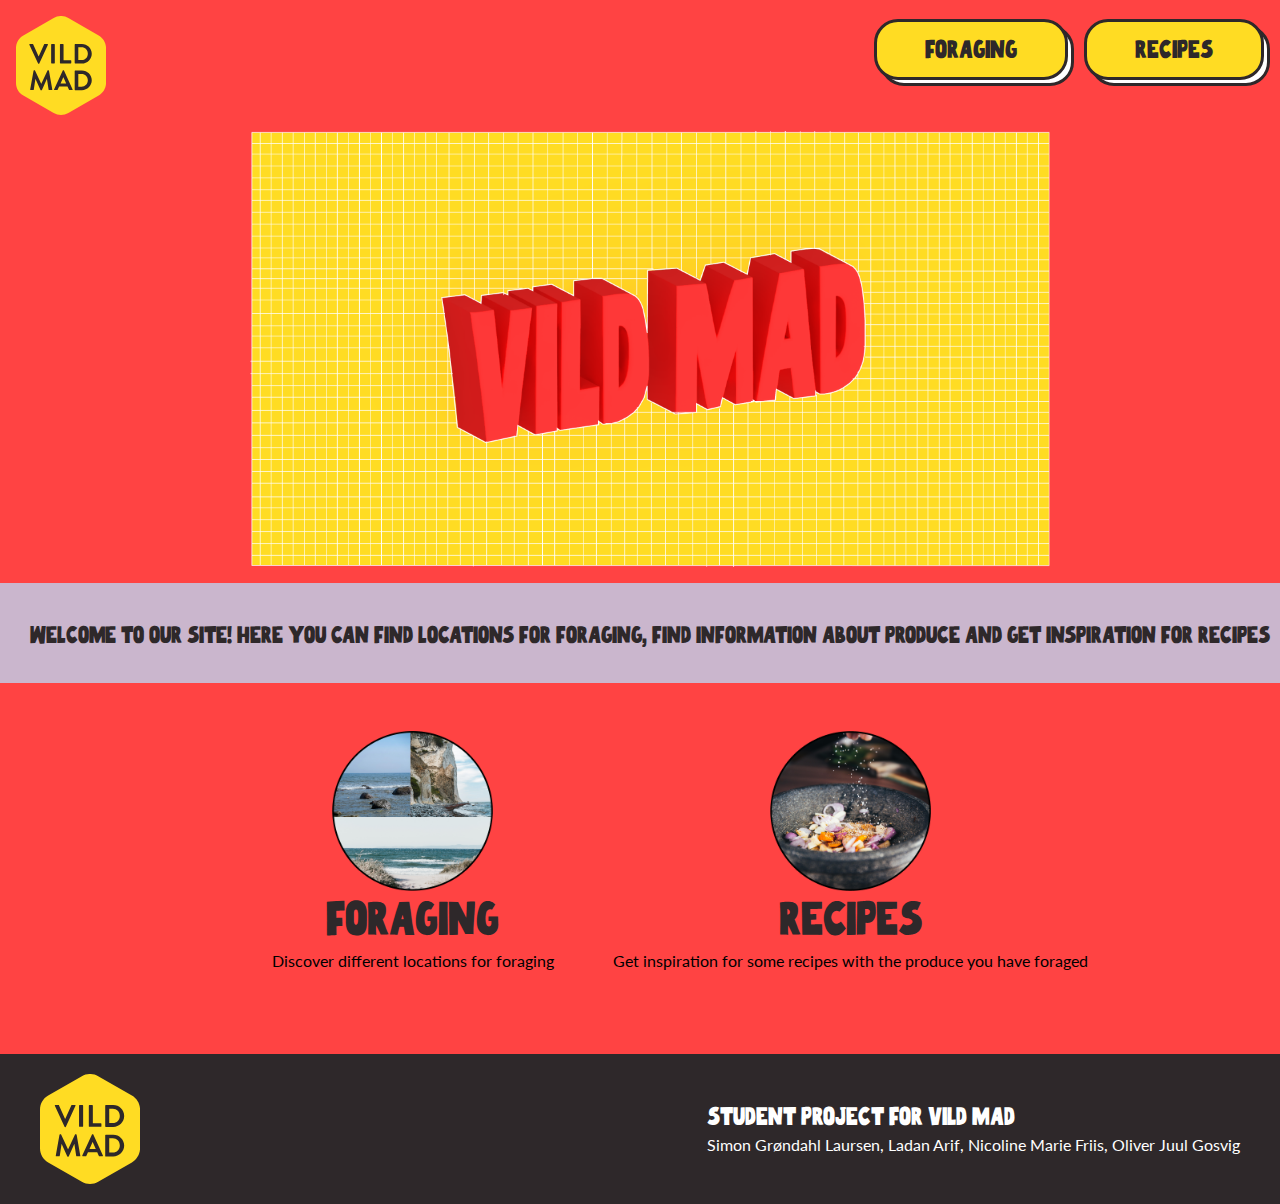
<file: index.html>
<!DOCTYPE html>
<html lang="en">
  <head>
    <meta charset="UTF-8" />
    <meta name="viewport" content="width=device-width, initial-scale=1.0" />
    <title>Front page</title>
    <link rel="stylesheet" href="styles.css" />
    <link rel="stylesheet" href="layout.css" />
    <link rel="stylesheet" href="indexstyle.css" />
    <script src="main.js" defer></script>
  </head>
  <body>
    <div class="sidebar" id="minSidebar">
      <a
        href="javascript:void(0)"
        class="closebtn"
        id="closebtn_id"
        onclick="closeNav()"
        >&times;</a
      >
      <a href="maincategory.html" class="sidebar_button">Foraging</a>
      <a href="recipes.html" class="sidebar_button">Recipes</a>
    </div>

    <header>
      <nav>
        <div class="logo_link">
          <a href="index.html">
            <img
              src="icons/vild-mad-logo.svg"
              alt="VildMad Logo"
              class="nav_icon"
            />
          </a>
        </div>
        <div class="nav_links">
          <a href="maincategory.html">
            <div class="buttonWrapper">
              <div class="buttonStyle">Foraging</div>
              <div class="buttonStyle buttonWhite">Foraging</div>
            </div>
          </a>
          <a href="recipes.html">
            <div class="buttonWrapper">
              <div class="buttonStyle">Recipes</div>
              <div class="buttonStyle buttonWhite">Recipes</div>
            </div>
          </a>
        </div>

        <span class="burger_button" onclick="openNav()">
          <img src="icons/burger.svg" alt="" class="nav_burger"
        /></span>
      </nav>
    </header>
    <main>
      <div class="grid_2-1">
        <div class="logo">
          <img src="billeder/logo.webp" alt="logo" />
        </div>
        <div class="rectangle-container">
          <h2>
            Welcome to our site! Here you can find locations for foraging, find
            information about produce and get inspiration for recipes
          </h2>
        </div>
        <div class="imageflex">
          <div class="imageContainer">
            <a href="maincategory.html"
              ><img
                class="foraging"
                src="billeder/foraging_rigtig.webp"
                alt="foraging"
              />
              <h2>Foraging</h2></a
            >
            <p class="index-p">Discover different locations for foraging</p>
          </div>

          <div class="imageContainer">
            <a href="recipes.html"
              ><img
                class="foraging"
                src="billeder/recipes_rigtig.webp"
                alt="foraging"
              />
              <h2>Recipes</h2></a
            >
            <p class="index-p">
              Get inspiration for some recipes with the produce you have foraged
            </p>
          </div>
        </div>
      </div>
    </main>
    <footer>
        <div class="footerdiv">
            <div class="footer-logo">
                <img src="icons/vild-mad-logo.svg" alt="footerlogo"/>
            </div>
            <div class="footer-info">
                <h3>Student project for Vild Mad</h3>
                <p>Simon Grøndahl Laursen, Ladan Arif, Nicoline Marie Friis, Oliver Juul Gosvig</p>
            </div>
        </div>
    </footer>
  </body>
</html>
</file>
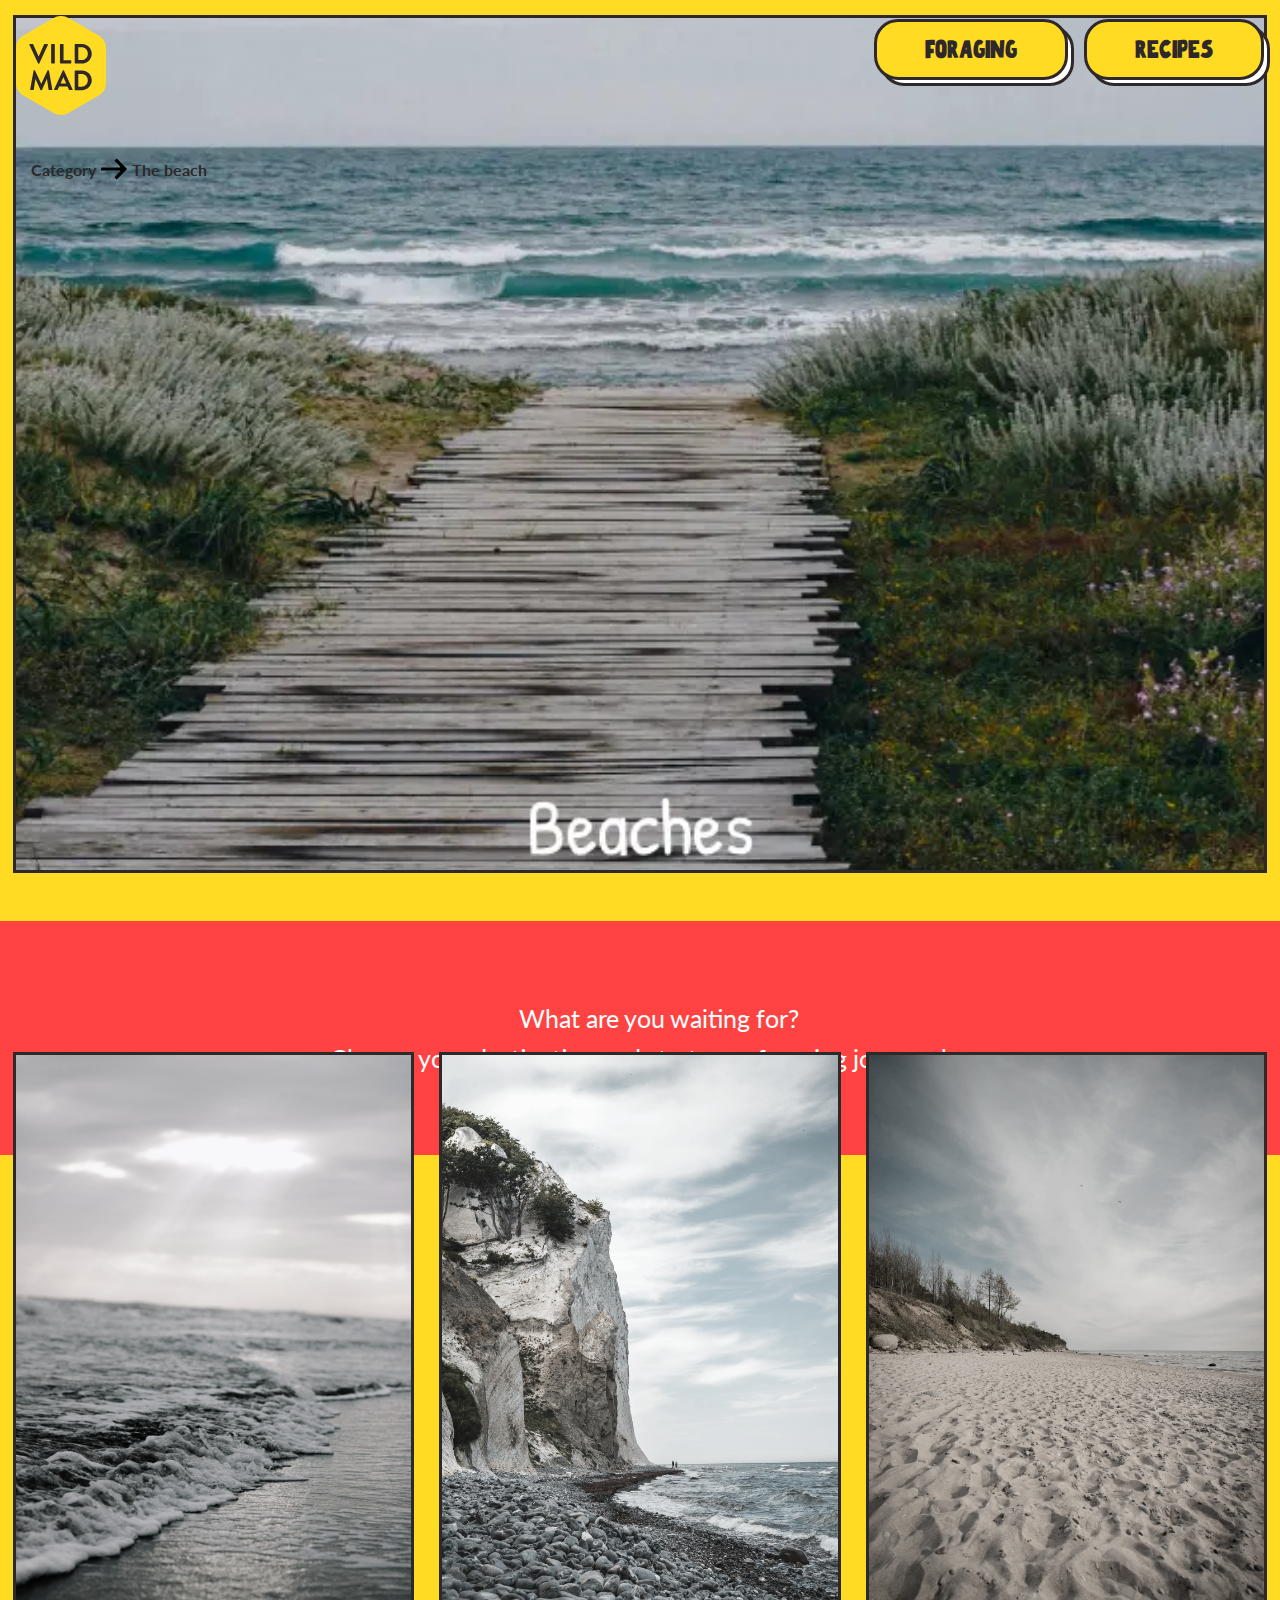
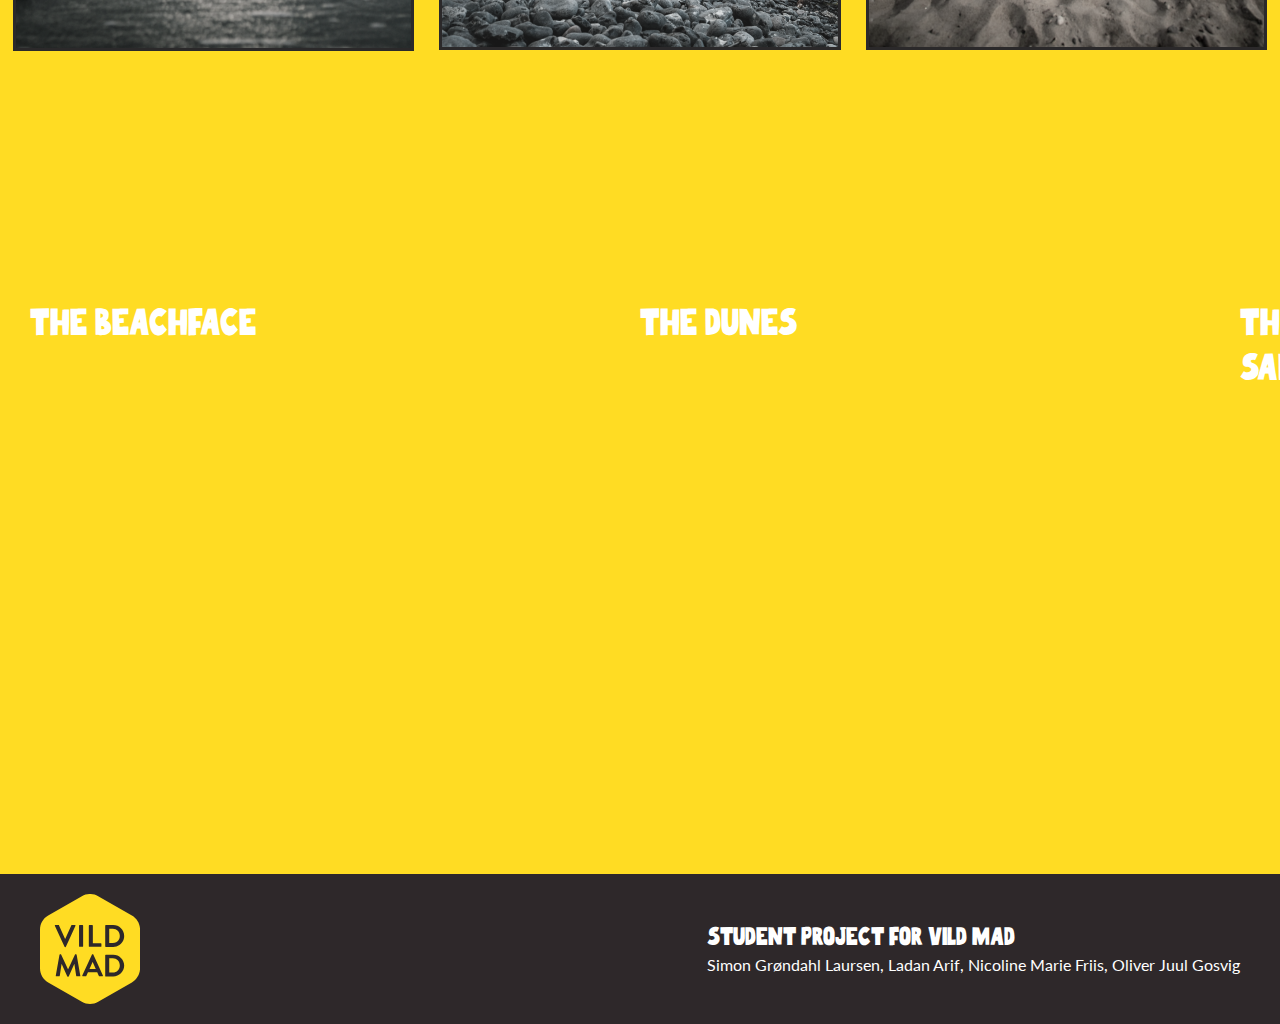
<file: beaches.html>
<!DOCTYPE html>
<html lang="en">

<head>
    <meta charset="UTF-8">
    <meta name="viewport" content="width=device-width, initial-scale=1.0">
    <title>Document</title>
    <link rel="stylesheet" href="styles.css">
    <link rel="stylesheet" href="layout.css">
    <link rel="stylesheet" href="citiesandbeach.css">
    <script src="main.js" defer></script>
</head>

<body>
    <header>
        <nav>
            <div class="logo_link">
                <a href="index.html">
                    <img src="icons/vild-mad-logo.svg" alt="VildMad Logo" class="nav_icon">
                </a>
            </div>
            <div class="nav_links">
                <a href="foraging.html">
                    <div class="buttonWrapper">
                        <div class="buttonStyle">Foraging</div>
                        <div class="buttonStyle buttonWhite">Foraging</div>
                    </div>
                </a>
                <a href="recipes.html">
                    <div class="buttonWrapper">
                        <div class="buttonStyle">Recipes</div>
                        <div class="buttonStyle buttonWhite">Recipes</div>
                    </div>
                </a>
            </div>

            <span class="burger_button" onclick="openNav()">
                <img src="icons/burger.svg" alt="" class="nav_burger"></span>

        </nav>
    </header>
    <main class="foraging_wrapper">
        <section id="ingredientsGrid">
            <div class="bread_crumbs">
                <a href="maincategory.html" class="bread_links">Category</a>
                <img src="icons/forward.svg" alt="Forward icon" class="icon">
                <a href="" class="bread_links">The beach</a>
            </div>

        </section>

        <div class="background-imageb">
            <img src="billeder/beaches.webp" alt="Background Image">
            <div class="header-content2">
                <h1>The Beach</h1>
            </div>
        </div>
        <div class="mellemtxt_beach1">
            <p>What are you waiting for?</p>
            <p>Choose your destination and start your foraging journey here</p>
        </div>
        <div class="beachimg_kategori">
            <div class="vand">
                <div>
                    <a href="foragelist.html">
                        <figure><img src="billeder/vand.webp" alt="beachface" /></figure>
                    </a>
                </div>
                <h2>The Beachface</h2>
            </div>
            <div class="dunes">
                <div>
                    <a href="foragelist.html">
                        <figure><img src="billeder/dunes.webp" alt="beachface" /></figure>
                    </a>
                </div>
                <h2>The Dunes</h2>
            </div>
            <div class="beachimg_sidste">
                <div>
                    <a href="foragelist.html">
                        <figure><img src="billeder/sand.webp" alt="beachface" /></figure>
                    </a>
                </div>
                <h2>The Sand</h2>
            </div>
        </div>
    </main>
    <footer>
        <div class="footerdiv">
            <div class="footer-logo">
                <img src="icons/vild-mad-logo.svg" alt="footerlogo" />
            </div>
            <div class="footer-info">
                <h3>Student project for Vild Mad</h3>
                <p>Simon Grøndahl Laursen, Ladan Arif, Nicoline Marie Friis, Oliver Juul Gosvig</p>
            </div>
        </div>
    </footer>





</body>

</html>
</file>
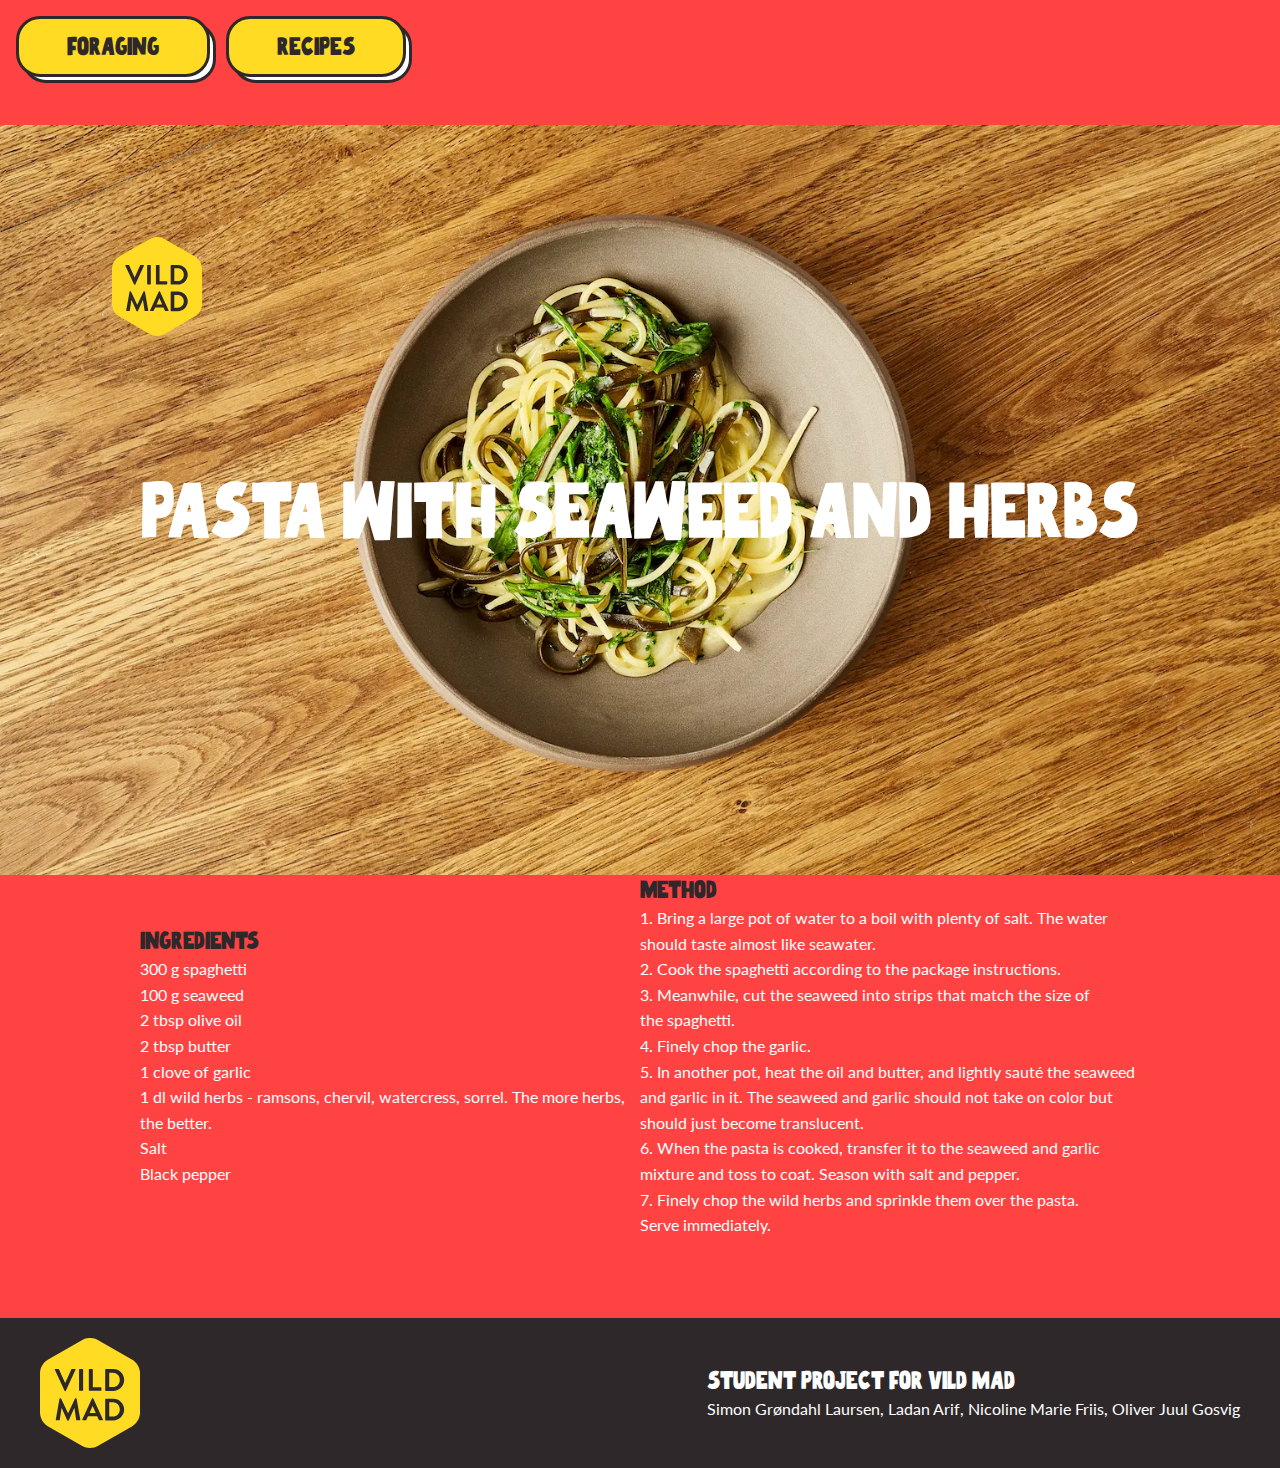
<file: bladderwrack.html>
<html lang="da">

<head>
    <meta charset="UTF-8">
    <meta name="viewport" content="width=device-width, initial-scale=1.0">
    <title>Bladderwrack</title>
    <link rel="stylesheet" href="recipes.css">
    <link rel="stylesheet" href="styles.css">
    <link rel="stylesheet" href="layout.css">
    <link rel="stylesheet" href="indexstyle.css">
    <script src="main.js" defer></script>
</head>

<body>
    <div class="sidebar" id="minSidebar">
        <a href="javascript:void(0)" class="closebtn" id="closebtn_id" onclick="closeNav()">&times;</a>
        <a href="#" class="sidebar_button">Foraging</a>
        <a href="#" class="sidebar_button">Recipes</a>
    </div>
    <header>
        <nav>
            <div class="nav_links">
                <a href="foraging.html">
                    <div class="buttonWrapper">
                        <div class="buttonStyle">Foraging</div>
                        <div class="buttonStyle buttonWhite">Foraging</div>
                    </div>
                </a>
                <a href="recipes.html">
                    <div class="buttonWrapper">
                        <div class="buttonStyle">Recipes</div>
                        <div class="buttonStyle buttonWhite">Recipes</div>
                    </div>
                </a>
            </div>

            <span class="burger_button" onclick="openNav()">
                <img src="icons/burger.svg" alt="" class="nav_burger"></span>

        </nav>
    </header>
    <div class="hero3">
        <div class="overlay2">
            <div class="logo_link">
                <a href="index.html">
                    <img src="icons/vild-mad-logo.svg" alt="VildMad Logo" class="nav_icon">
                </a>
            </div>
            <h1 class="h1_recipes">Pasta with seaweed and herbs</h1>
        </div>
    </div>

    <div class="flex_recipe">
        <div class="ingredients_flex">
            <h3 class="h3_recipes">Ingredients</h3>
            <p>300 g spaghetti <br>
                100 g seaweed <br>
                2 tbsp olive oil <br>
                2 tbsp butter <br>
                1 clove of garlic <br>
                1 dl wild herbs - ramsons, chervil, watercress, sorrel. The more herbs, the better. <br>
                Salt <br>
                Black pepper</p>
        </div>
        <div class="ingredients_flex">
            <h3 class="h3_recipes">Method</h3>
            <p>1. Bring a large pot of water to a boil with plenty of salt. The water should taste almost like seawater.
                <br>
                2. Cook the spaghetti according to the package instructions. <br>
                3. Meanwhile, cut the seaweed into strips that match the size of the spaghetti. <br>
                4. Finely chop the garlic. <br>
                5. In another pot, heat the oil and butter, and lightly sauté the seaweed and garlic in it. The seaweed
                and garlic should
                not take on color but should just become translucent. <br>
                6. When the pasta is cooked, transfer it to the seaweed and garlic mixture and toss to coat. Season with
                salt and pepper. <br>
                7. Finely chop the wild herbs and sprinkle them over the pasta.
                Serve immediately.
            </p>
        </div>
    </div>
    <footer>
        <div class="footerdiv">
            <div class="footer-logo">
                <img src="icons/vild-mad-logo.svg" alt="footerlogo" />
            </div>
            <div class="footer-info">
                <h3>Student project for Vild Mad</h3>
                <p>Simon Grøndahl Laursen, Ladan Arif, Nicoline Marie Friis, Oliver Juul Gosvig</p>
            </div>
        </div>
    </footer>
</body>
</file>
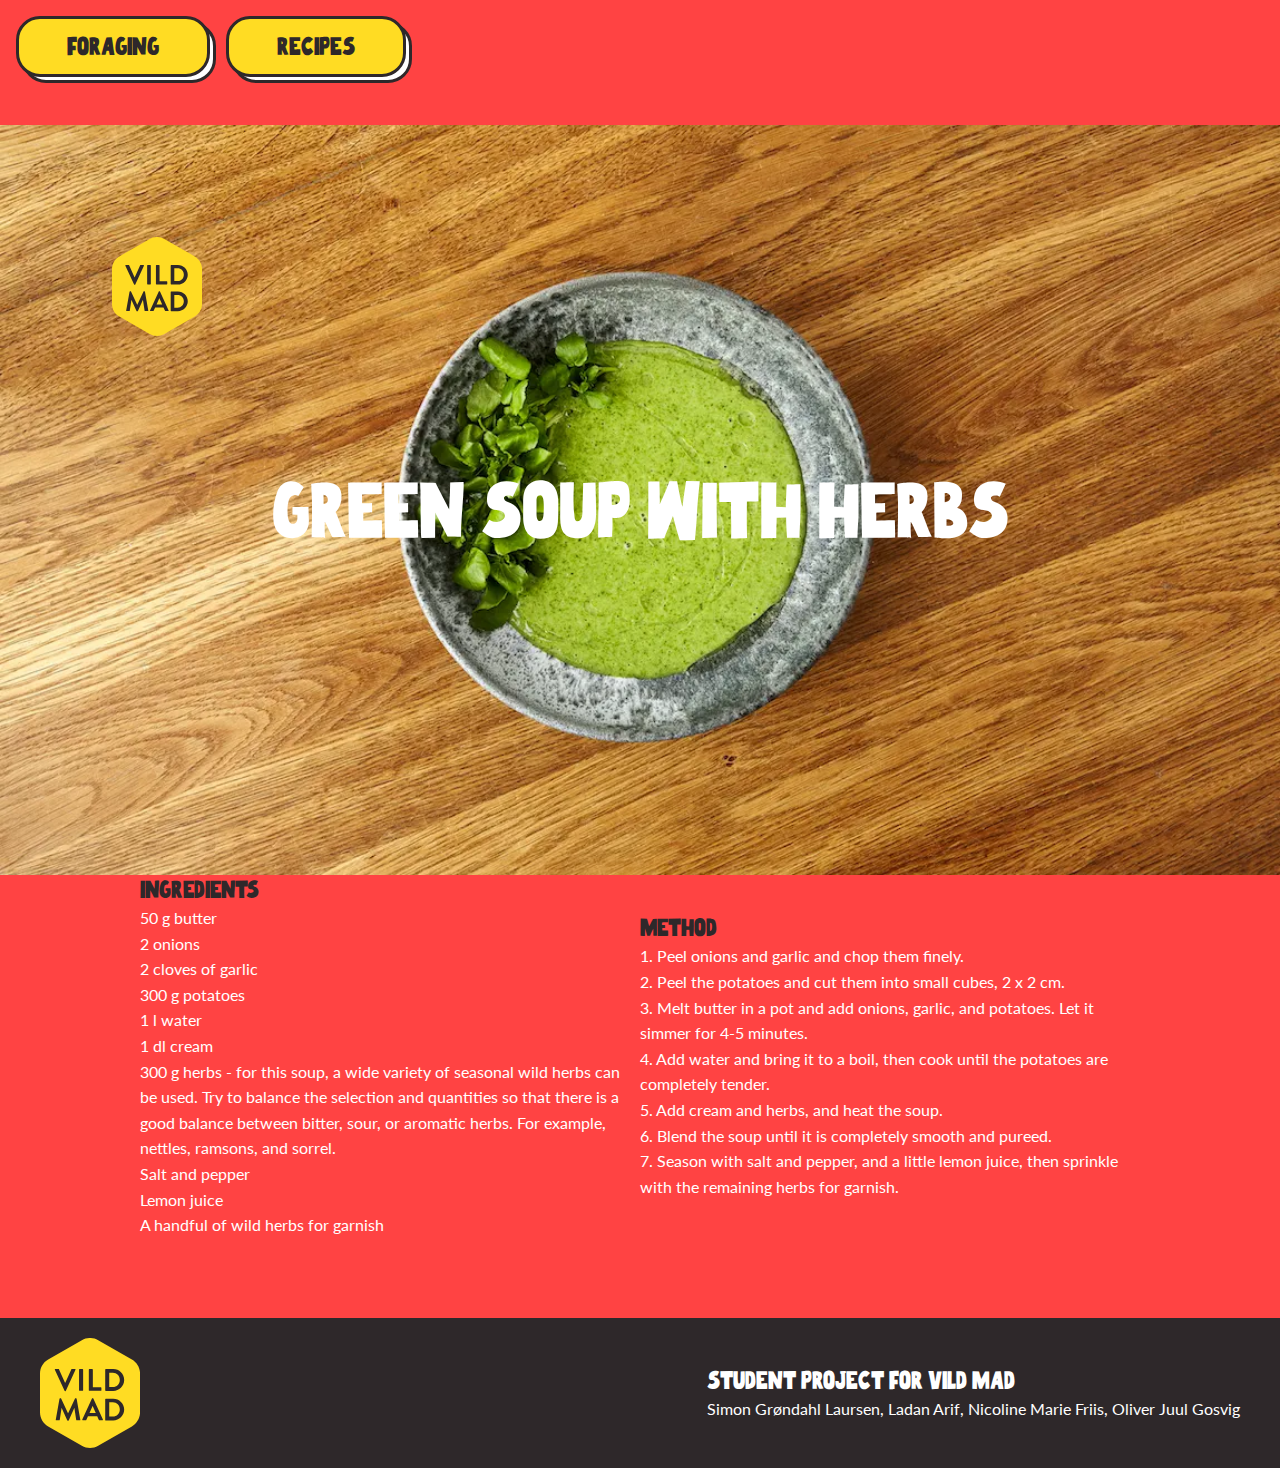
<file: bulrush.html>
<!DOCTYPE html>
<html lang="da">

<head>
    <meta charset="UTF-8">
    <meta name="viewport" content="width=device-width, initial-scale=1.0">
    <title>Watercress</title>
    <link rel="stylesheet" href="recipes.css">
    <link rel="stylesheet" href="styles.css">
    <link rel="stylesheet" href="layout.css">
    <link rel="stylesheet" href="indexstyle.css">
    <script src="main.js" defer></script>
</head>

<body>
    <div class="sidebar" id="minSidebar">
        <a href="javascript:void(0)" class="closebtn" id="closebtn_id" onclick="closeNav()">&times;</a>
        <a href="#" class="sidebar_button">Foraging</a>
        <a href="#" class="sidebar_button">Recipes</a>
    </div>
    <header>
        <nav>
            <div class="nav_links">
                <a href="foraging.html">
                    <div class="buttonWrapper">
                        <div class="buttonStyle">Foraging</div>
                        <div class="buttonStyle buttonWhite">Foraging</div>
                    </div>
                </a>
                <a href="recipes.html">
                    <div class="buttonWrapper">
                        <div class="buttonStyle">Recipes</div>
                        <div class="buttonStyle buttonWhite">Recipes</div>
                    </div>
                </a>
            </div>
    
            <span class="burger_button" onclick="openNav()">
                <img src="icons/burger.svg" alt="" class="nav_burger"></span>
    
        </nav>
    </header>
    <div class="hero5">
        <div class="overlay2">
            <div class="logo_link">
                <a href="index.html">
                    <img src="icons/vild-mad-logo.svg" alt="VildMad Logo" class="nav_icon">
                </a>
            </div>
            <h1 class="h1_recipes">Green soup with herbs</h1>
        </div>
    </div>

    <div class="flex_recipe">
        <div class="ingredients_flex">
            <h3 class="h3_recipes">Ingredients</h3>
            <p>50 g butter <br>
                2 onions <br>
                2 cloves of garlic <br>
                300 g potatoes <br>
                1 l water <br>
                1 dl cream <br>
                300 g herbs - for this soup, a wide variety of seasonal wild herbs can be used. Try to balance the
                selection and
                quantities so that there is a good balance between bitter, sour, or aromatic herbs. For example,
                nettles, ramsons, and
                sorrel. <br>
                Salt and pepper <br>
                Lemon juice <br>
                A handful of wild herbs for garnish</p>
        </div>

        <div class="ingredients_flex">
            <h3 class="h3_recipes">Method</h3>
            <p> 1. Peel onions and garlic and chop them finely. <br>
                2. Peel the potatoes and cut them into small cubes, 2 x 2 cm. <br>
                3. Melt butter in a pot and add onions, garlic, and potatoes. Let it simmer for 4-5 minutes. <br>
                4. Add water and bring it to a boil, then cook until the potatoes are completely tender. <br>
                5. Add cream and herbs, and heat the soup. <br>
                6. Blend the soup until it is completely smooth and pureed. <br>
                7. Season with salt and pepper, and a little lemon juice, then sprinkle with the remaining herbs for
                garnish.
            </p>
        </div>
    </div>
<footer>
    <div class="footerdiv">
        <div class="footer-logo">
            <img src="icons/vild-mad-logo.svg" alt="footerlogo" />
        </div>
        <div class="footer-info">
            <h3>Student project for Vild Mad</h3>
            <p>Simon Grøndahl Laursen, Ladan Arif, Nicoline Marie Friis, Oliver Juul Gosvig</p>
        </div>
    </div>
</footer>
</body>
</file>
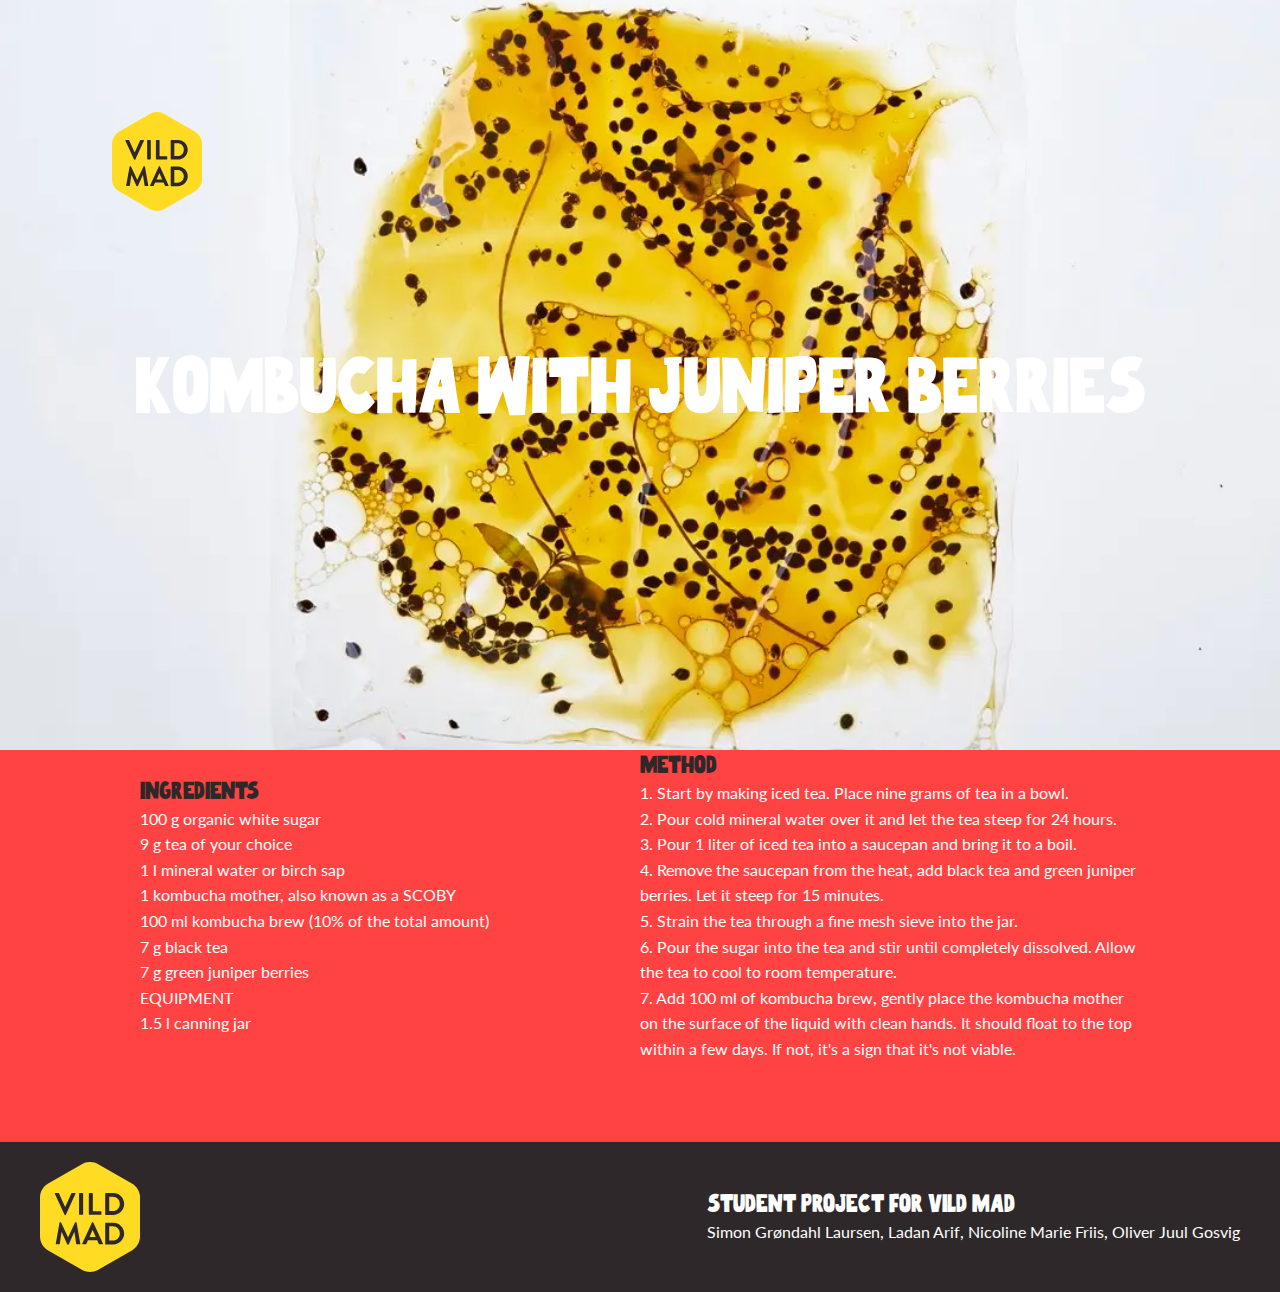
<file: juniperberries.html>
<!DOCTYPE html>
<html lang="da">

<head>
    <meta charset="UTF-8">
    <meta name="viewport" content="width=device-width, initial-scale=1.0">
    <title>Juniper berries</title>
    <link rel="stylesheet" href="recipes.css">
    <link rel="stylesheet" href="styles.css">
    <link rel="stylesheet" href="layout.css">
    <link rel="stylesheet" href="indexstyle.css">
    <script src="main.js" defer></script>
</head>

<body>
    <div class="hero2">
        <div class="overlay2">
            <div class="logo_link">
                <a href="index.html">
                    <img src="icons/vild-mad-logo.svg" alt="VildMad Logo" class="nav_icon">
                </a>
            </div>
            <h1 class="h1_recipes">Kombucha with juniper berries</h1>
        </div>
    </div>

    <div class="flex_recipe">
        <div class="ingredients_flex">
        <h3 class="h3_recipes">Ingredients</h3>
        <p>100 g organic white sugar <br>
            9 g tea of your choice <br>
            1 l mineral water or birch sap <br>
            1 kombucha mother, also known as a SCOBY <br>
            100 ml kombucha brew (10% of the total amount) <br>
            7 g black tea <br>
            7 g green juniper berries <br>

            EQUIPMENT <br>
            1.5 l canning jar</p>
            </div>
        <div class="ingredients_flex">
            <h3 class="h3_recipes">Method</h3>
            <p>1. Start by making iced tea. Place nine grams of tea in a bowl. <br> 2. Pour cold mineral water over it and let the tea steep
            for 24 hours. <br>3. Pour 1 liter of iced tea into a saucepan and bring it to a boil. <br>4. Remove the saucepan from the heat,
            add black tea and green juniper berries. Let it steep for 15 minutes. <br>5. Strain the tea through a fine mesh sieve into
            the jar. <br>6. Pour the sugar into the tea and stir until completely dissolved. Allow the tea to cool to room
            temperature. <br>7. Add 100 ml of kombucha brew, gently place the kombucha mother on the surface of the liquid with clean
            hands. It should float to the top within a few days. If not, it's a sign that it's not viable.</p>
        </div>
    </div>
<footer>
    <div class="footerdiv">
        <div class="footer-logo">
            <img src="icons/vild-mad-logo.svg" alt="footerlogo" />
        </div>
        <div class="footer-info">
            <h3>Student project for Vild Mad</h3>
            <p>Simon Grøndahl Laursen, Ladan Arif, Nicoline Marie Friis, Oliver Juul Gosvig</p>
        </div>
    </div>
</footer>
</body>
</file>
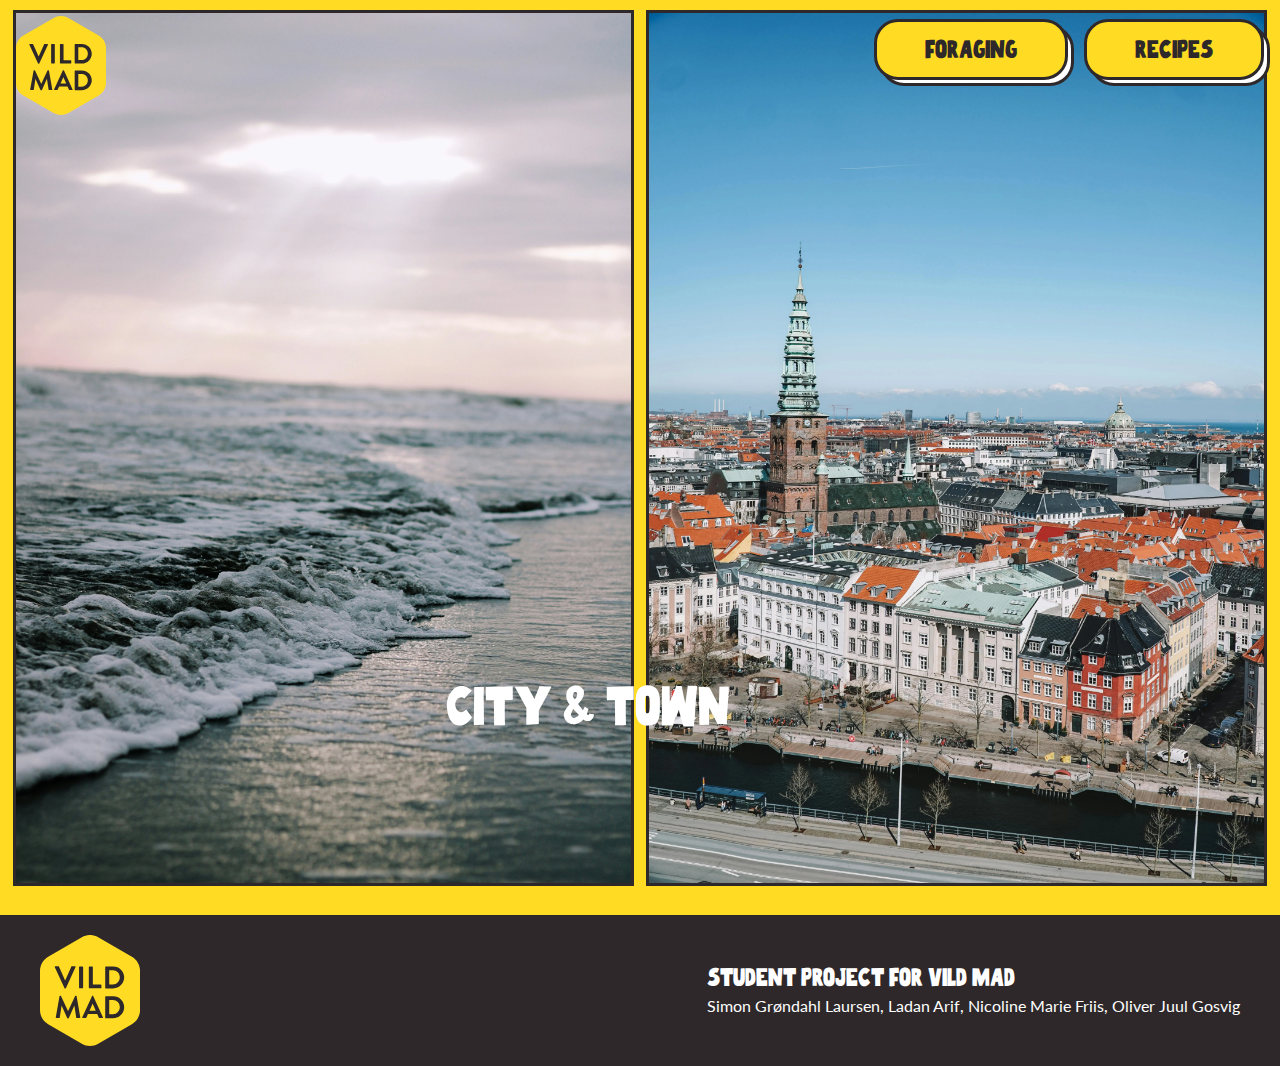
<file: maincategory.html>
<!DOCTYPE html>
<html lang="en">

<head>
    <meta charset="UTF-8">
    <meta name="viewport" content="width=device-width, initial-scale=1.0">
    <title>Document</title>
    <link rel="stylesheet" href="styles.css">
    <link rel="stylesheet" href="layout.css">
    <link rel="stylesheet" href="citiesandbeach.css">
    <script src="main.js" defer></script>
</head>

<body>
    <div class="forage_body">
        <div class="sidebar" id="minSidebar">
            <a href="javascript:void(0)" class="closebtn" id="closebtn_id" onclick="closeNav()">&times;</a>
            <a href="#" class="sidebar_button">Foraging</a>
            <a href="#" class="sidebar_button">Recipes</a>
        </div>
    </div>
    <header>
        <nav>
            <div class="logo_link">
                <a href="index.html">
                    <img src="icons/vild-mad-logo.svg" alt="VildMad Logo" class="nav_icon">
                </a>
            </div>
            <div class="nav_links">
                <a href="foraging.html">
                    <div class="buttonWrapper">
                        <div class="buttonStyle">Foraging</div>
                        <div class="buttonStyle buttonWhite">Foraging</div>
                    </div>
                </a>
                <a href="recipes.html">
                    <div class="buttonWrapper">
                        <div class="buttonStyle">Recipes</div>
                        <div class="buttonStyle buttonWhite">Recipes</div>
                    </div>
                </a>
            </div>

            <span class="burger_button" onclick="openNav()">
                <img src="icons/burger.svg" alt="" class="nav_burger"></span>

        </nav>
        <!-- link city til cityhtml og beach med beachhtml -->

    </header>
    <main>
        <div class="background-image">
            <img src="billeder/vand.webp" alt="Background Image">
            <img src="billeder/byen.webp" alt="city">
        </div>
        <div class="header-content">
            <div class="mainh1">
                <a href="townsandcities.html">
                    <h1>City & Town</h1>
                </a>
            </div>
        </div>
        <div class="header-content2">
            <div class="mainh1">
                <a href="beaches.html">
                    <h1>The beach</h1>
                </a>
            </div>
        </div>
    </main>
    <footer>
        <div class="footerdiv">
            <div class="footer-logo">
                <img src="icons/vild-mad-logo.svg" alt="footerlogo" />
            </div>
            <div class="footer-info">
                <h3>Student project for Vild Mad</h3>
                <p>Simon Grøndahl Laursen, Ladan Arif, Nicoline Marie Friis, Oliver Juul Gosvig</p>
            </div>
        </div>
    </footer>



</body>

</html>
</file>
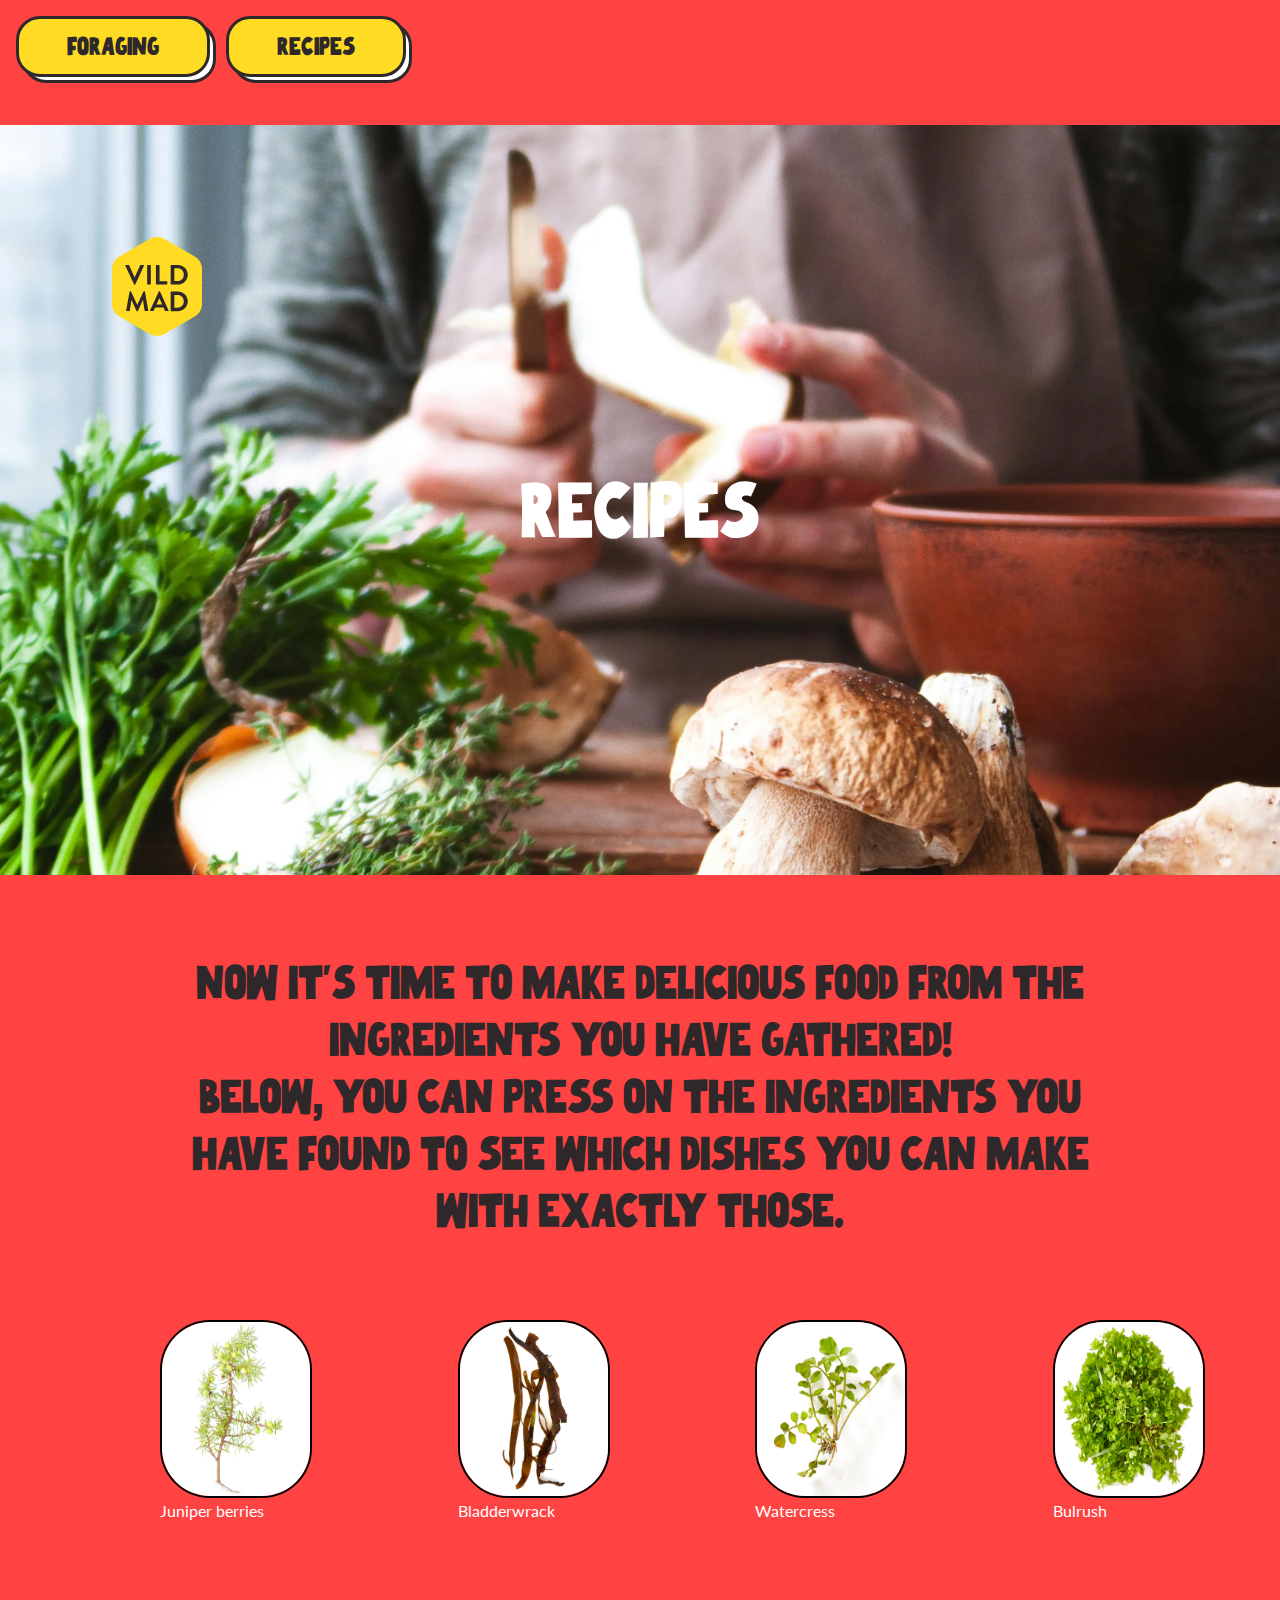
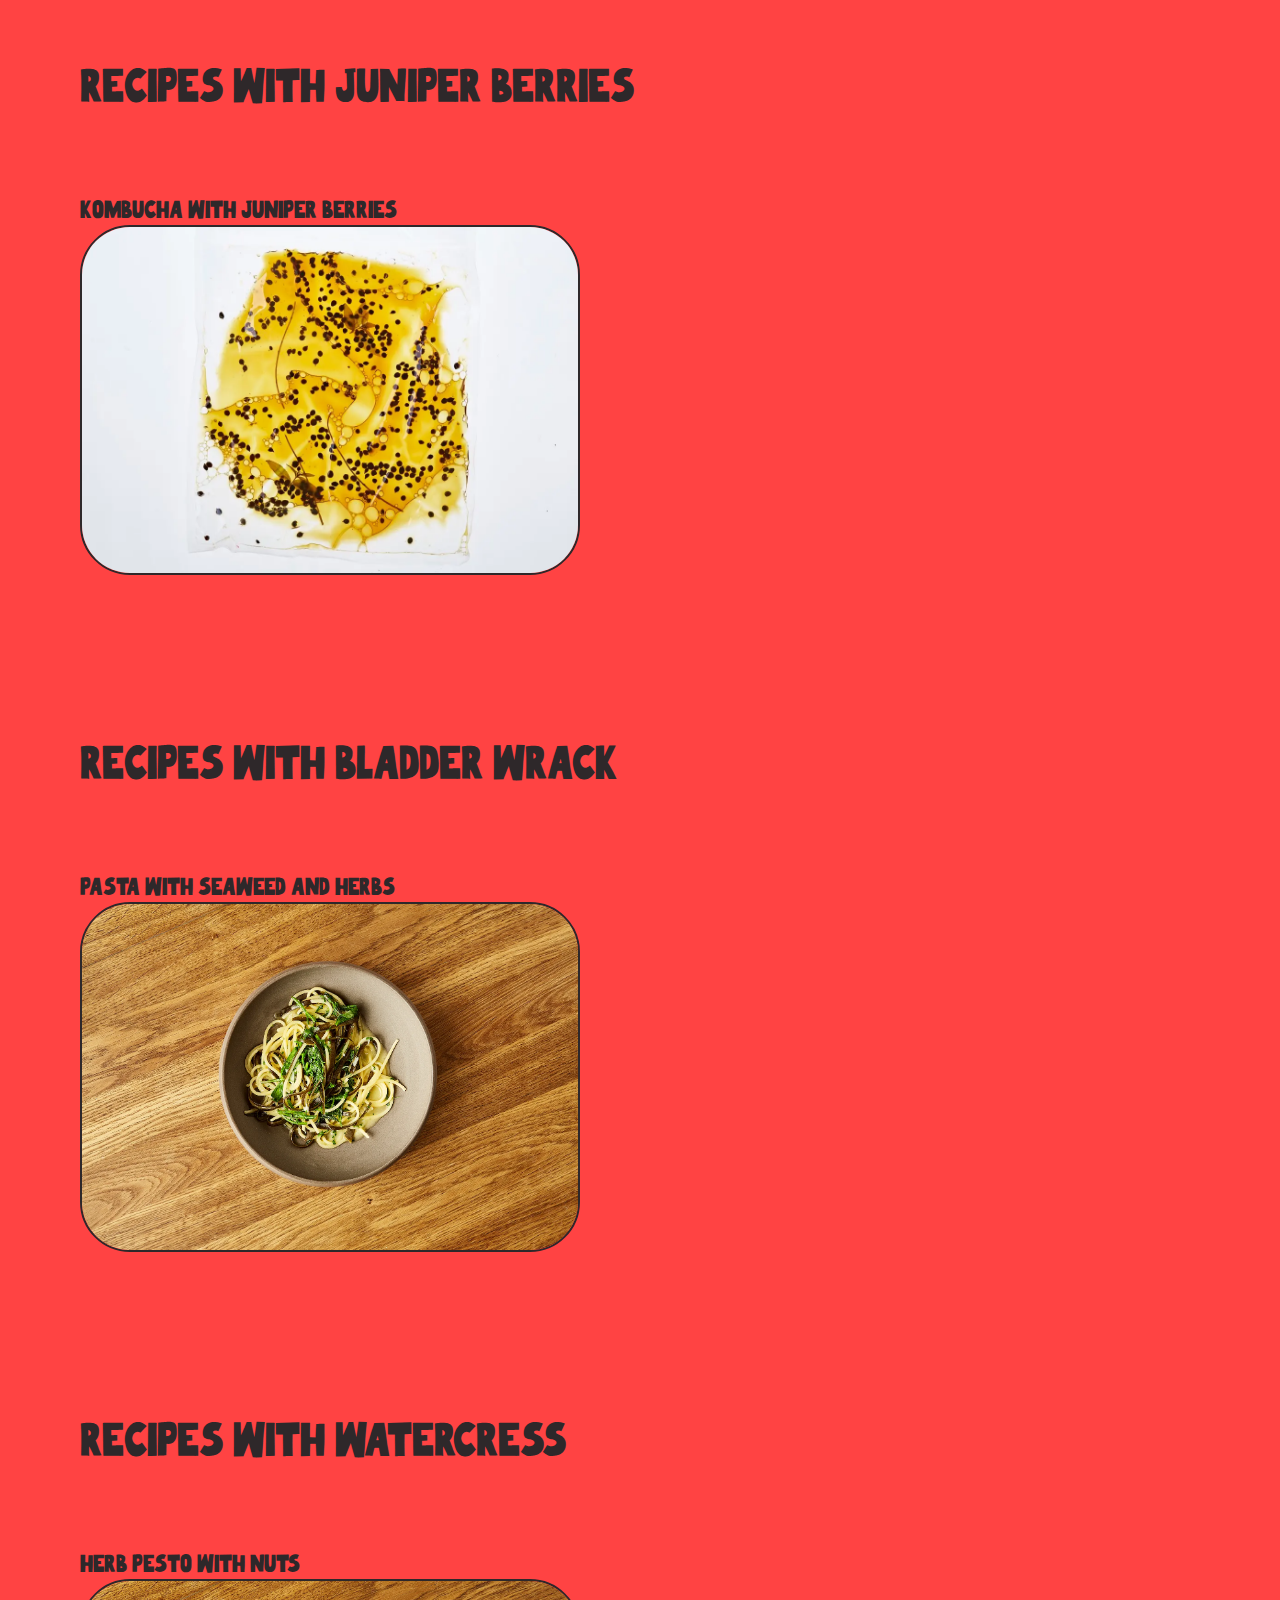
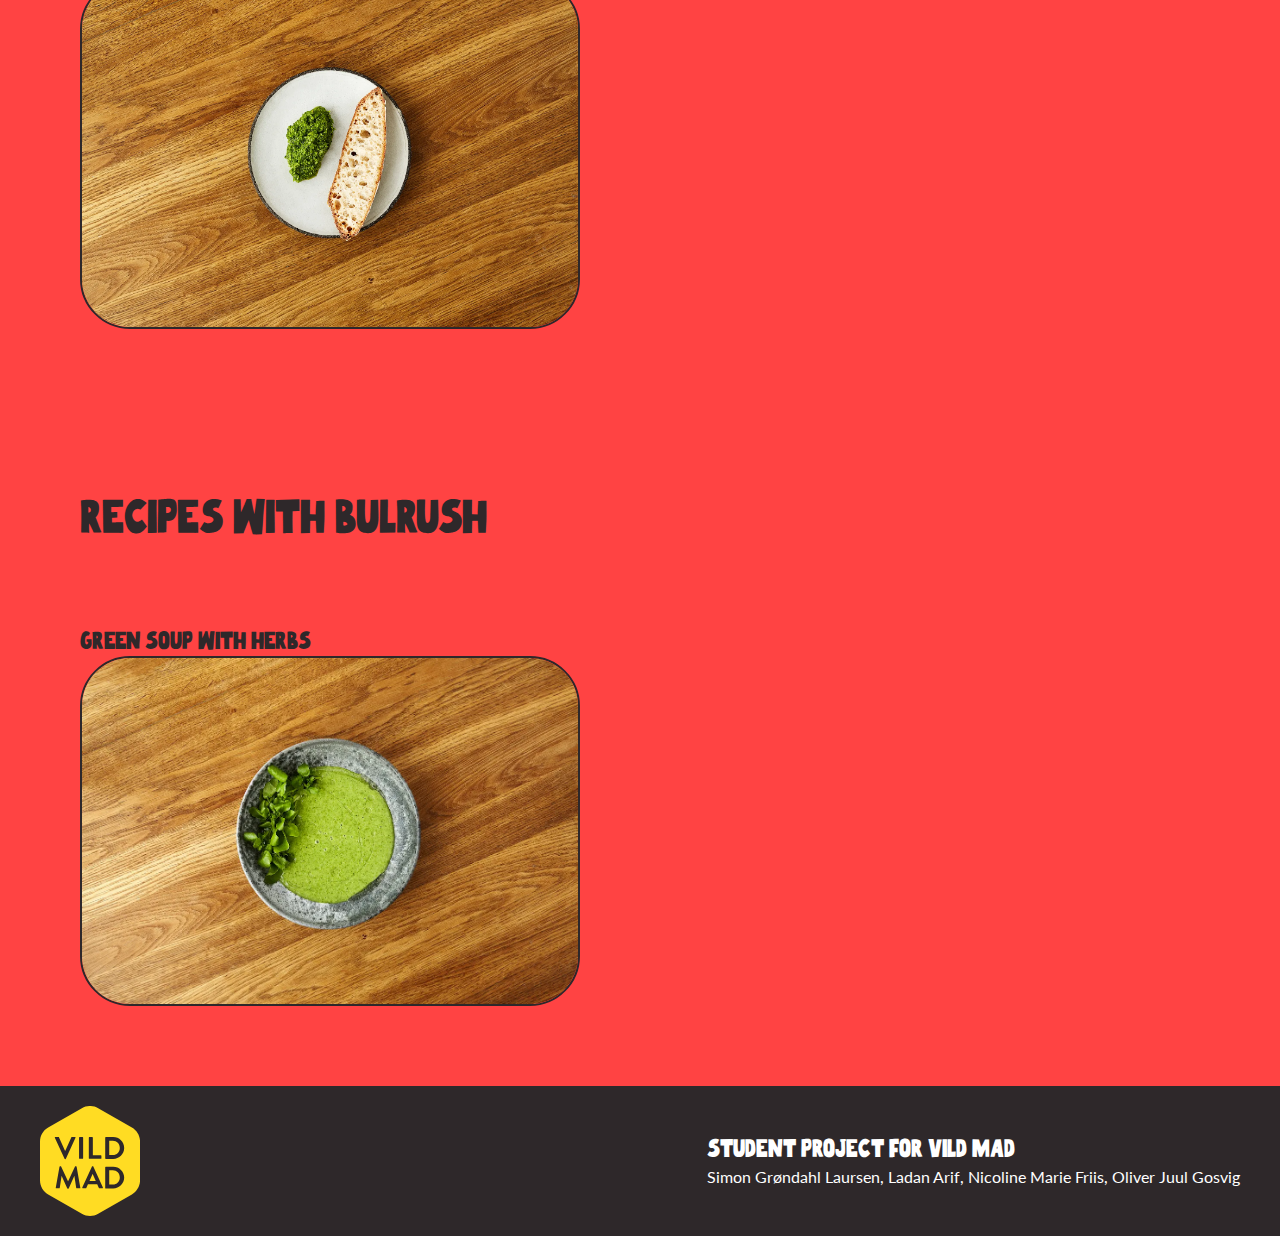
<file: recipes.html>
<!DOCTYPE html>
<html lang="da">

<head>
    <meta charset="UTF-8">
    <meta name="viewport" content="width=device-width, initial-scale=1.0">
    <title>Recipes</title>
    <link rel="stylesheet" href="recipes.css">
    <link rel="stylesheet" href="styles.css">
    <link rel="stylesheet" href="layout.css">
    <link rel="stylesheet" href="indexstyle.css">
    <script src="main.js" defer></script>
</head>

<body>
    <div class="sidebar" id="minSidebar">
        <a href="javascript:void(0)" class="closebtn" id="closebtn_id" onclick="closeNav()">&times;</a>
        <a href="#" class="sidebar_button">Foraging</a>
        <a href="#" class="sidebar_button">Recipes</a>
    </div>
    <header>
        <nav>
            <div class="nav_links">
                <a href="foraging.html">
                    <div class="buttonWrapper">
                        <div class="buttonStyle">Foraging</div>
                        <div class="buttonStyle buttonWhite">Foraging</div>
                    </div>
                </a>
                <a href="recipes.html">
                    <div class="buttonWrapper">
                        <div class="buttonStyle">Recipes</div>
                        <div class="buttonStyle buttonWhite">Recipes</div>
                    </div>
                </a>
            </div>

            <span class="burger_button" onclick="openNav()">
                <img src="icons/burger.svg" alt="" class="nav_burger"></span>

        </nav>
    </header>
    <div class="hero">
        <div class="overlay">
            <div class="logo_link">
                <a href="index.html">
                    <img src="icons/vild-mad-logo.svg" alt="VildMad Logo" class="nav_icon">
                </a>
            </div>
            <h1 class="h1_recipes">Recipes</h1>
        </div>
    </div>

    <h2>Now it's time to make delicious food from the ingredients you have gathered! <br>Below, you can press on the
        ingredients you
        have found to see which dishes you can make with exactly those.</h2>

    <div class="grid_raavarer">
        <div>
            <img src="billeder/juniperberries.webp" alt="juniperberries">
            <p>Juniper berries</p>
        </div>

        <div>
            <img src="img/oar_weed.webp" alt="Bladderwrack">
            <p>Bladderwrack</p>
        </div>

        <div>
            <img src="billeder/watercress.webp" alt="watercress">
            <p>Watercress</p>
        </div>

        <div>
            <img src="img/chickweed.webp" alt="Bulrush">
            <p>Bulrush</p>
        </div>

    </div>
    <h2 class="h2_recipes">Recipes with Juniper berries</h2>
    <div class="grid_recipes">
        <div>
            <h3 class="h3_recipes">Kombucha with juniper berries</h3>
            <a href="juniperberries.html"><img src="billeder/kombucha.webp" alt="kombucha"></a>
        </div>

    </div>

    <h2 class="h2_recipes">Recipes with Bladder Wrack</h2>
    <div class="grid_recipes">
        <div>
            <h3 class="h3_recipes">Pasta with seaweed and herbs</h3>
            <a href="bladderwrack.html"><img src="billeder/pastatang.webp" alt="pasta"></a>
        </div>

    </div>

    <h2 class="h2_recipes">Recipes with Watercress</h2>
    <div class="grid_recipes">
        <div>
            <h3 class="h3_recipes">Herb pesto with nuts</h3>
            <a href="watercress.html"><img src="billeder/pesto.webp" alt="pesto"></a>
        </div>

    </div>
    <h2 class="h2_recipes">Recipes with Bulrush</h2>
    <div class="grid_recipes">
        <div>
            <h3 class="h3_recipes">Green soup with herbs</h3>
            <a href="bulrush.html"><img src="billeder/greensoup.webp" alt="soup"></a>
        </div>

    </div>
    <footer>
        <div class="footerdiv">
            <div class="footer-logo">
                <img src="icons/vild-mad-logo.svg" alt="footerlogo" />
            </div>
            <div class="footer-info">
                <h3>Student project for Vild Mad</h3>
                <p>Simon Grøndahl Laursen, Ladan Arif, Nicoline Marie Friis, Oliver Juul Gosvig</p>
            </div>
        </div>
    </footer>


</body>

</html>
</file>
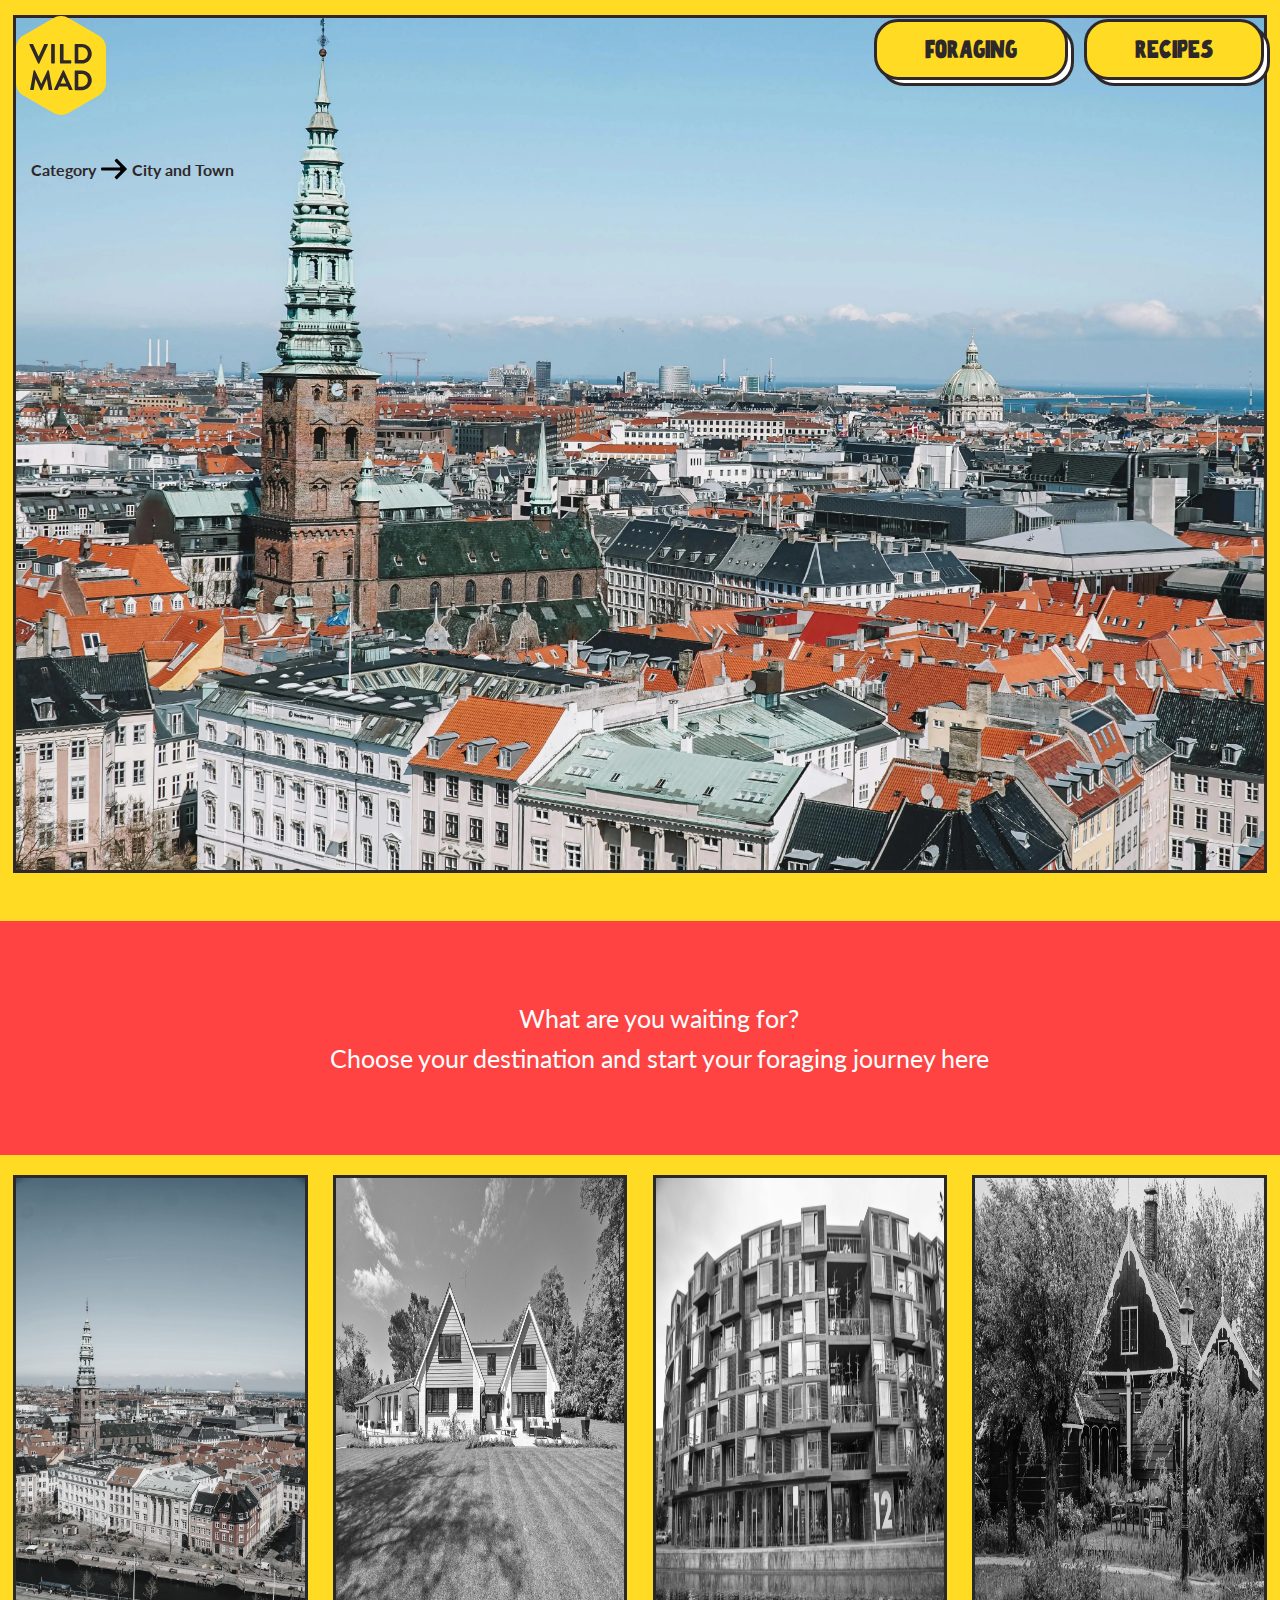
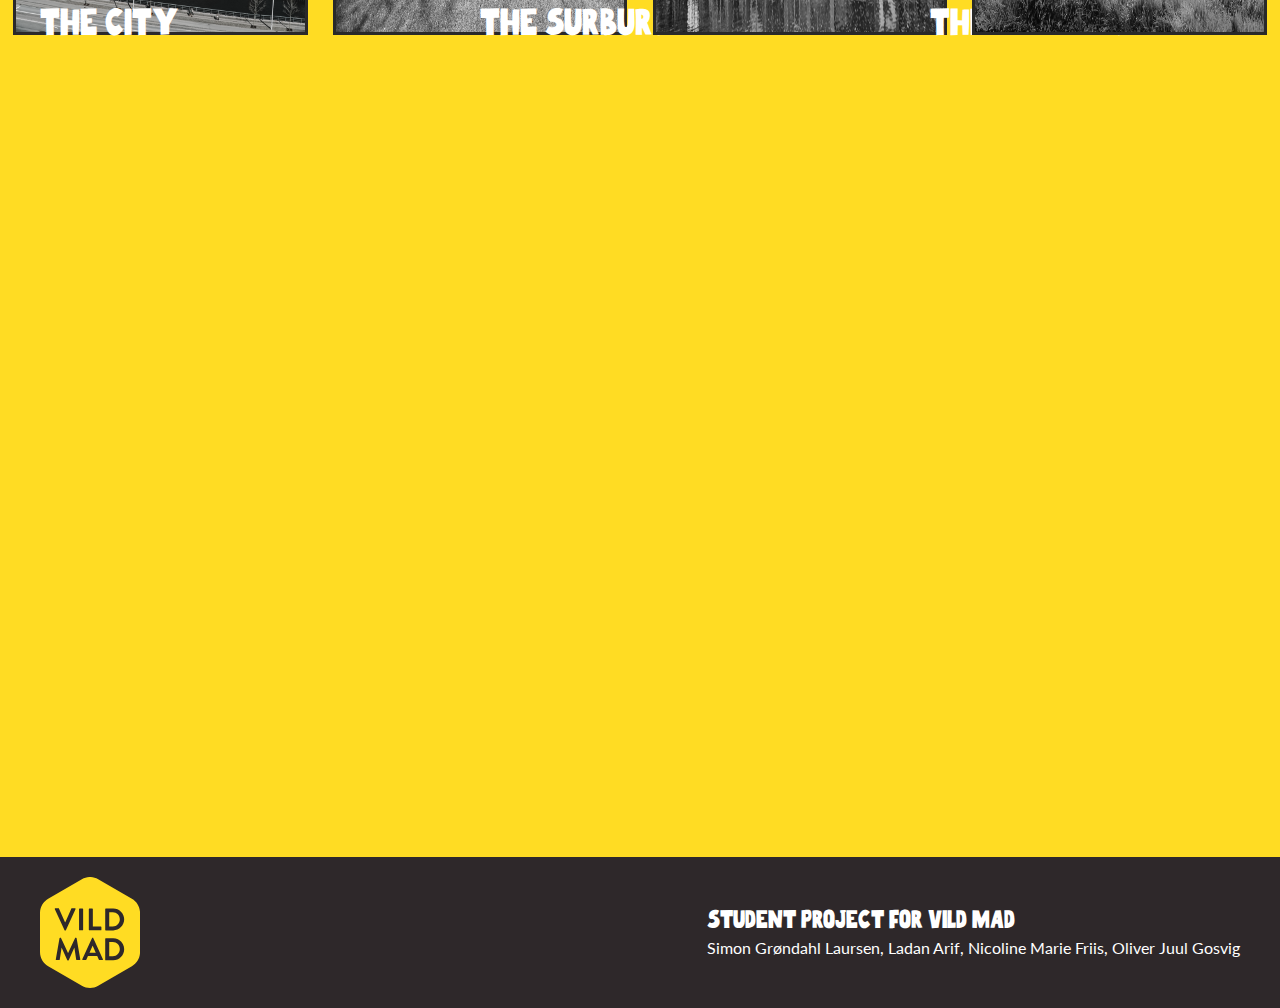
<file: townsandcities.html>
<!DOCTYPE html>
<html lang="en">

<head>
    <meta charset="UTF-8">
    <meta name="viewport" content="width=device-width, initial-scale=1.0">
    <title>Document</title>
    <link rel="stylesheet" href="styles.css">
    <link rel="stylesheet" href="layout.css">
    <link rel="stylesheet" href="citiesandbeach.css">
    <script src="main.js" defer></script>
</head>

<body>
    <header>
        <nav>
            <div class="logo_link">
                <a href="index.html">
                    <img src="icons/vild-mad-logo.svg" alt="VildMad Logo" class="nav_icon">
                </a>
            </div>
            <div class="nav_links">
                <a href="foraging.html">
                    <div class="buttonWrapper">
                        <div class="buttonStyle">Foraging</div>
                        <div class="buttonStyle buttonWhite">Foraging</div>
                    </div>
                </a>
                <a href="recipes.html">
                    <div class="buttonWrapper">
                        <div class="buttonStyle">Recipes</div>
                        <div class="buttonStyle buttonWhite">Recipes</div>
                    </div>
                </a>
            </div>

            <span class="burger_button" onclick="openNav()">
                <img src="icons/burger.svg" alt="" class="nav_burger"></span>
        </nav>
    </header>
    <main class="foraging_wrapper">
        <section id="ingredientsGrid">
            <div class="bread_crumbs">
                <a href="maincategory.html" class="bread_links">Category</a>
                <img src="icons/forward.svg" alt="Forward icon" class="icon">
                <a href="" class="bread_links">City and Town</a>
            </div>

        </section>

        <div class="background-image1">
            <img src="billeder/byen.webp" alt="Background Image">
            <div class="header-content1">
                <h1>City and town</h1>
            </div>
        </div>

        <div class="mellemtxt_beach">
            <p>What are you waiting for?</p>
            <p>Choose your destination and start your foraging journey here</p>
        </div>
        <div class="city_kategori">
            <div class="byen">
                <div>
                    <a href="foragelist.html">
                        <figure><img src="billeder/byen.webp" alt="beachface" /></figure>
                    </a>
                </div>
                <h2>The City</h2>
            </div>
            <div class="villakvarter">
                <div>
                    <a href="foragelist.html">
                        <figure><img src="billeder/surburb.webp" alt="beachface" /></figure>
                    </a>
                </div>
                <h2>The Surburb</h2>
            </div>
            <div class="boligkvarter">
                <div>
                    <a href="foragelist.html">
                        <figure><img src="billeder/residential.webp" alt="beachface" /></figure>
                    </a>
                </div>
                <h2>The Residential Area</h2>
            </div>
            <div class="yderomraader">
                <a href="foragelist.html">
                    <figure><img src="billeder/rural (1).webp" alt="beachface" /></figure>
                </a>
                <h2>The Rural Area</h2>
            </div>
        </div>

    </main>
    <footer>
        <div class="footerdiv">
            <div class="footer-logo">
                <img src="icons/vild-mad-logo.svg" alt="footerlogo" />
            </div>
            <div class="footer-info">
                <h3>Student project for Vild Mad</h3>
                <p>Simon Grøndahl Laursen, Ladan Arif, Nicoline Marie Friis, Oliver Juul Gosvig</p>
            </div>
        </div>
    </footer>



</body>

</html>
</file>
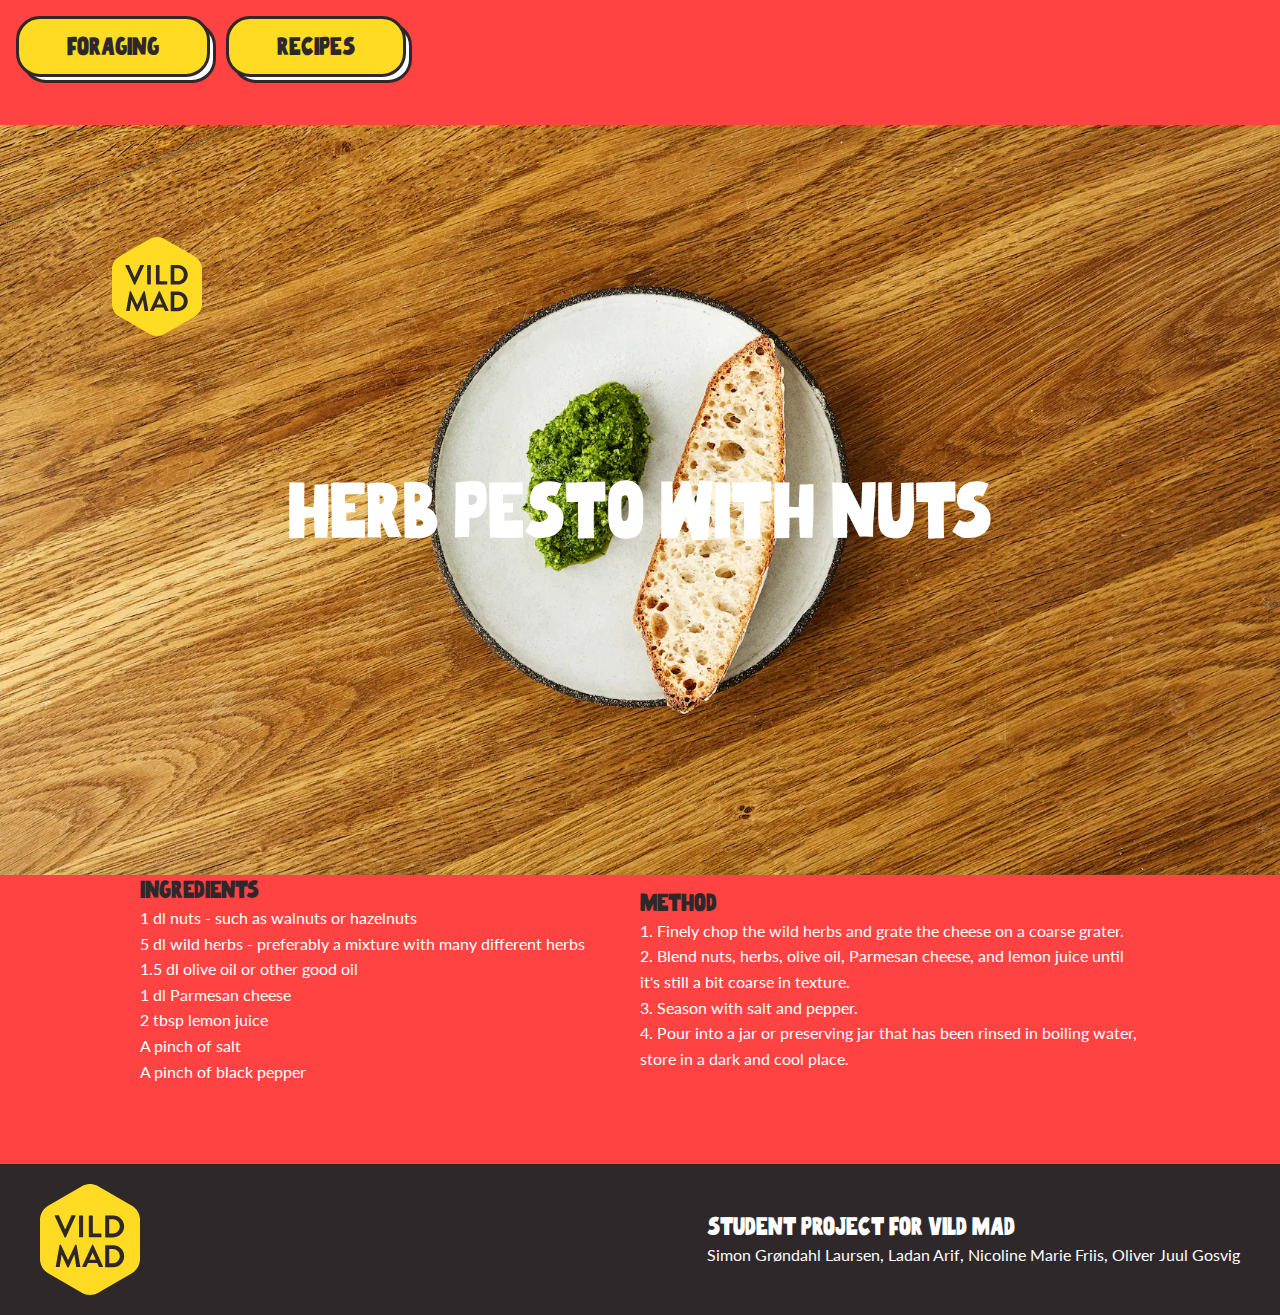
<file: watercress.html>
<!DOCTYPE html>
<html lang="da">

<head>
    <meta charset="UTF-8">
    <meta name="viewport" content="width=device-width, initial-scale=1.0">
    <title>Watercress</title>
    <link rel="stylesheet" href="recipes.css">
    <link rel="stylesheet" href="styles.css">
    <link rel="stylesheet" href="layout.css">
    <link rel="stylesheet" href="indexstyle.css">
    <script src="main.js" defer></script>
</head>

<body>
    <div class="sidebar" id="minSidebar">
        <a href="javascript:void(0)" class="closebtn" id="closebtn_id" onclick="closeNav()">&times;</a>
        <a href="#" class="sidebar_button">Foraging</a>
        <a href="#" class="sidebar_button">Recipes</a>
    </div>
    <header>
        <nav>
            <div class="nav_links">
                <a href="foraging.html">
                    <div class="buttonWrapper">
                        <div class="buttonStyle">Foraging</div>
                        <div class="buttonStyle buttonWhite">Foraging</div>
                    </div>
                </a>
                <a href="recipes.html">
                    <div class="buttonWrapper">
                        <div class="buttonStyle">Recipes</div>
                        <div class="buttonStyle buttonWhite">Recipes</div>
                    </div>
                </a>
            </div>

            <span class="burger_button" onclick="openNav()">
                <img src="icons/burger.svg" alt="" class="nav_burger"></span>

        </nav>
    </header>
    <div class="hero4">
        <div class="overlay2">
            <div class="logo_link">
                <a href="index.html">
                    <img src="icons/vild-mad-logo.svg" alt="VildMad Logo" class="nav_icon">
                </a>
            </div>
            <h1 class="h1_recipes">Herb pesto with nuts</h1>
        </div>
    </div>

    <div class="flex_recipe">
        <div class="ingredients_flex">
            <h3 class="h3_recipes">Ingredients</h3>
            <p>1 dl nuts - such as walnuts or hazelnuts <br>
                5 dl wild herbs - preferably a mixture with many different herbs <br>
                1.5 dl olive oil or other good oil <br>
                1 dl Parmesan cheese <br>
                2 tbsp lemon juice <br>
                A pinch of salt <br>
                A pinch of black pepper</p>
        </div>
        <div class="ingredients_flex">
            <h3 class="h3_recipes">Method</h3>
            <p>1. Finely chop the wild herbs and grate the cheese on a coarse grater. <br>
                2. Blend nuts, herbs, olive oil, Parmesan cheese, and lemon juice until it's still a bit coarse in
                texture. <br>
                3. Season with salt and pepper. <br>
                4. Pour into a jar or preserving jar that has been rinsed in boiling water, store in a dark and cool
                place.
            </p>
        </div>
    </div>
    <footer>
        <div class="footerdiv">
            <div class="footer-logo">
                <img src="icons/vild-mad-logo.svg" alt="footerlogo" />
            </div>
            <div class="footer-info">
                <h3>Student project for Vild Mad</h3>
                <p>Simon Grøndahl Laursen, Ladan Arif, Nicoline Marie Friis, Oliver Juul Gosvig</p>
            </div>
        </div>
    </footer>
</body>
</file>
<file: styles.css>
@import url("https://fonts.googleapis.com/css2?family=Lato:wght@400;700&display=swap");
@font-face {
  font-family: "BeautifulFreak";
  src: url(fonts/beautiful_freak_bold.otf) format("opentype");
}
:root {
  /* farver */
  --white: #ffffff;
  --black: #2e282a;
  --yellow: #ffdc23;
  --red: #ff4343;
  --purple: #cab6cd;
  --turquoise: #17bebb;

  /* Stroke / border design */
  --stroke: 3px solid var(--black);
  --border-radius: 24px;

  /* Distance */

  --padding-1: 8px;
  --padding-2: 1rem;
  --padding-3: 2rem;
  --grid-gap-size: ;
  --button-padding: 12px 48px;

  /* Layout width */
  --layout-width-xl: 1440px;
  --layout-width-medium: 1140px;
  --layout-width-small: 960px;

  /* Fonts */

  --font-family-p: "Lato", sans-serif;
  --font-weight-p: 400;
  --font-weight-p-bold: 700;
  --font-h: "BeautifulFreak";

  /* Font sizes */

  --h1-resizable: clamp(3rem, 7vw, 7rem);
  --h2-resizable: clamp(24px, 3em, 60px);
  --h3-resizable: clamp(24px, 1.6em, 60px);
}

* {
  margin: 0;
  padding: 0;
  box-sizing: border-box;
  scroll-behavior: smooth;
}

html {
  margin: auto;
  height: 100%;
}

body {
  margin: auto;
  min-height: 100vh;
  background-color: var(--yellow);
}

.forage_body {
  background-color: var(--purple);
}

.forageList_body {
  background-color: var(--red);
}

#ingredientsGrid {
  margin: auto;
  width: 100%;
  max-width: 1250px;
}

img {
  display: block;
  width: 100%;
  height: auto;
}

video {
  display: block;
  height: auto;
  width: 100%;
}

.nav_icon {
  max-width: 90px;
  height: auto;
}

.icon {
  max-width: 28px;
  max-height: 28px;
}

a {
  text-decoration: none;
  color: var(--black);
}

li,
ol {
  font-family: var(--font-family-p);
  font-size: var(--h3-resizable);
  color: var(--black);
}

h1,
h2,
h3,
h4 {
  font-family: var(--font-h);
  font-size: var(--h1-resizable);
  color: var(--black);
  white-space: nowrap;
}

h2 {
  font-size: var(--h2-resizable);
  white-space: initial;
}

h3 {
  font-size: var(--h3-resizable);
}

h4 {
  font-size: var(--h3-resizable);
}

p {
  font-family: var(--font-family-p);
  font-weight: var(--font-weight-p);
  font-size: clamp(16px, 0.8em, 20px);
  line-height: 1.6;
  color: var(--black);
  overflow-wrap: break-word;
  text-wrap: pretty;
}

.warning_p {
  color: var(--white);
  text-overflow: ellipsis;
  max-width: 900px;
  text-align: center;
  padding: 0 1rem;
}

.buttonWrapper {
  display: grid;
  grid-template: 1fr / 1fr;
  place-items: center;
  width: fit-content;
  margin: auto;
  padding-bottom: 2rem;
  transition: ease 0.3s all;
}

.buttonStyle {
  background-color: var(--yellow);
  border: var(--stroke);
  font-family: var(--font-h);
  font-size: var(--h3-resizable);

  border-radius: var(--border-radius);
  padding: var(--button-padding);
}

.buttonWhite {
  background-color: var(--white);
  padding: var(--button-padding);
}

.buttonWrapper > * {
  grid-column: 1 / 1;
  grid-row: 1 / 1;
}

.buttonWrapper .buttonStyle {
  z-index: 2;
}

.buttonWrapper .buttonWhite {
  z-index: 1;
  transform: translate(6px, 6px);
  transition: ease 0.3s all;
}

.buttonStyle:active {
  background-color: #e3c21a;
}

/*.buttonStyle:hover {
  background-color: #e3c21a;
}*/

.buttonWrapper:hover {
  transform: scale(1.1);
}

.emphasis_span {
  font-size: var(--h1-resizable);
}
</file>
<file: layout.css>
/* General layout */

header {
  display: flex;
  justify-content: center;
}
nav {
  display: flex;
  justify-content: space-between;
  align-items: center;
  padding: var(--padding-2);
  width: 100%;
  max-width: 1440px;
}

.nav_links {
  display: none;
}

.sidebar {
  height: 100vh;
  max-height: 1080px;
  width: 0;
  position: fixed;
  z-index: 12;
  top: 0;
  right: 0;
  background-color: var(--red);
  overflow-x: hidden;
  transition: 0.5s;
  text-align: center;
  display: flex;
  flex-direction: column;
  justify-content: center;
  align-items: center;
  gap: 2rem;
}

.sidebar.open {
  width: 100vw;
}

.sidebar a {
  font-family: var(--font-h);
  font-size: var(--h2-resizable);
  padding: 8px;
  transition: 0.2s;
}

.sidenav .closebtn {
  position: absolute;
  top: 0;
  right: 25px;
  font-size: 36px;
  margin-left: 50px;
}

#closebtn_id {
  position: absolute;
  top: 1.6rem;
  right: 2rem;
  text-decoration: none;
}

.sidebar_button {
  width: 100%;
  display: block;
  padding: 9px 16px;
  text-align: center;
  border: none;
  white-space: normal;
  float: none;
  outline: 0;
  text-decoration: none;
  cursor: pointer;
}

.burger_button {
  display: block;
  position: absolute;
  /*background-image: url(icons/menu.svg);
  background-repeat: no-repeat;*/
  border-width: 0;
  width: 36px;
  height: 36px;
  top: 1.6rem;
  right: 2rem;
  z-index: 9;
  aspect-ratio: 1;
}

.nav_burger {
}

.bread_crumbs {
  display: flex;
  align-items: center;
  gap: 4px;
  font-family: var(--font-family-p);
  font-weight: var(--font-weight-p-bold);
  padding: 24px var(--padding-2) 0;
}

/* Forage card layout */

.subsections {
  display: flex;
  gap: 8px;
}

.forage_h1 {
  padding-bottom: 16px;
}

.forageCard {
  padding: 0 8px;
}

.forageCard p {
  padding-bottom: var(--padding-3);
}

.profile_img {
  max-width: 430px;
  /*min-width: 350px;*/
  height: fit-content;
  border: var(--stroke);
}

.reading_link {
  display: none;
}

.warning {
  background-color: var(--black);
}

.col-1 {
  display: flex;
  flex-direction: column;
  justify-content: center;
  align-items: center;
  padding: var(--padding-2) 0;
}

.wrapperSize {
  margin: auto;
  max-width: var(--layout-width-small);
  padding: var(--padding-1);
}

.forageTitle {
  margin-top: 4rem;
}

.forageCardList {
  transition: ease 0.3s all;
}

.forageCardList:hover {
  transform: scale(1.1);
}

.recipe_link_wrapper {
  margin: auto;
  display: flex;
  justify-content: center;
  background-color: white;
}

.col-4 {
  display: flex;
  flex-direction: column;
  justify-content: center;
  align-items: center;
  text-align: center;
  gap: 16px;
}

.content_wrapper {
  display: flex;
  flex-direction: column;
  gap: 4rem;
  max-width: 1440px;
  justify-content: center;
  align-items: center;
  padding: 2rem 1rem;
}

.recipe_img {
  max-height: auto;
  max-width: 100%;
  border: var(--stroke);
}

.video_style {
  height: auto;
  max-width: 100%;
  border: var(--stroke);
}

.warning {
  display: flex;
  flex-direction: column;
  justify-content: center;
  align-items: center;
  padding: 2rem 0 4rem 0;
  gap: 24px;
}

@media only screen and (min-width: 831px) {
  .nav_links {
    display: flex;
    gap: var(--padding-2);
  }

  .burger_button {
    display: none;
  }

  #ingredientsGrid {
    display: grid;
  }

  .forageCard {
    display: grid;
    grid-template-columns: 2fr 1fr;
    gap: 3rem;
  }

  .col-1 {
    gap: var(--padding-3);
  }

  .col-2 {
    order: -1;
    padding-bottom: 2rem;
  }

  .reading_link {
    display: block;
  }

  .reading_link2 {
    display: none;
  }

  .wrapperSize {
    margin: auto;
    max-width: var(--layout-width-xl);
    padding: 4rem 2rem;
  }

  .content_wrapper {
    flex-direction: row;
    gap: 4rem;
    max-width: 1440px;
    justify-content: center;
    align-items: center;
    padding: 4rem 1rem;
  }

  .recipe_img {
    max-width: 50%;
  }

  .col-4 h2 {
    margin-bottom: 1rem;
  }

  .video_style {
    height: auto;
    max-width: 30%;
    border: var(--stroke);
  }
}

.listGrid {
  display: grid;
  grid-template-columns: repeat(auto-fit, minmax(200px, 1fr));
  gap: 16px;
}
</file>
<file: indexstyle.css>
body {
    background-color: var(--red);
}

.logo {
    display: flex;
    justify-content: center;
    align-items: center;
    width: 400px;
    margin: auto;
}

.rectangle-container {
    
    width: 400px;
    height: 120px;
    background-color: var(--purple);
    margin-top: 1rem;
    display: flex;
    justify-content: center;
    align-items: center;
    margin: auto;
    
}

.rectangle-container h2 {
    text-align: center;
    font-size: 24px;
    padding-top: 5px;

}

.foraging {
    width: 200px;
    margin-top: 1rem;
    display: flex;
    justify-content: center;
    align-items: center;
    margin: 1rem auto;
}

.imageflex {
    display: flex;
    flex-direction: column;
    justify-content: center;
    align-items: center;

}
.imageflex h2 {
    text-align: center;
}


.imageflex h1 {
    text-align: center;
    margin-top: 1rem;
}

.index-p {
    text-align: center;
}

@media screen and (min-width: 800px) {

.logo img{
    width: 800px;
    height: auto;
}

.rectangle-container{
    
    position: relative;
    background-color: #cab6cd;
    width: 1300px;
    height: 100px;
    display: flex;
    justify-content: center;
    align-items: center;
    margin: 1rem auto;
    
}

.rectangle-container h2 {
    text-align: center;
}

.grid_2-1 {
    display: grid;
    grid-template-rows: auto;
}

.imageflex {
    display: flex;
    flex-direction: row;
    justify-content: center;
    align-items: center;
    z-index: 9999;
    margin-top: 2rem;
    
}

.imageContainer{
    display: flex;
    flex-direction: column;
    justify-content: center;
    align-items: center;
}

.imageContainer h2 {
    text-align: center;
}

.imageflex img {
    height: auto;
    width: 40%;
    margin: auto;
    
}

.imageflex h1 {
    margin-right: 225px;
}

}

footer {
    background-color: var(--black);
    padding: 20px 40px;
    margin-top: 5rem;
}

.footerdiv {
    display: flex;
    justify-content: space-between;
    align-items: center;
}

footer h3, p {
    color: white;
}

.footer-logo img {
    width: 100px;
}

.index-p {
    color: black;
}
</file>
<file: citiesandbeach.css>
.background-image img {
  height: 876px;
  width: 100%;
  border: var(--stroke);
  z-index: -1;
}
/* background image for main kat side */
.background-image {
  position: absolute;
  top: 10px;
  padding-bottom: 3%;
  width: 100%;
  height: 850px;
  z-index: -1;
  object-fit: cover;
  display: grid;
  grid-template-columns: 1fr 1fr;
  gap: 1%;
  padding-left: 1%;
  padding-right: 1%;
  cursor: pointer;
}

/* background image for by side */
.background-image1 {
  position: absolute;
  top: 15px;
  padding-bottom: 3%;
  left: 0;
  width: 100%;
  /* height: 850px; */
  z-index: -1;
  display: grid;
  grid-template-columns: 1fr;
  object-fit: cover;
  gap: 1%;
  padding-left: 1%;
  padding-right: 1%;
  cursor: pointer;
}

.background-image1 img {
  height: 858px;
  width: 100%;
  object-fit: cover;
  border: var(--stroke);
}

/* background image for strand side */
.background-imageb {
  position: absolute;
  top: 15px;
  padding-bottom: 3%;
  left: 0;
  width: 100%;
  /* height: 850px; */
  z-index: -1;
  display: grid;
  grid-template-columns: 1fr;
  object-fit: cover;
  gap: 1%;
  padding-left: 1%;
  padding-right: 1%;
  cursor: pointer;
}
.background-imageb img {
  height: 858px;
  width: 100%;
  object-fit: cover;
  border: var(--stroke);
}

.header-content1 h1 {
  position: absolute;
  bottom: 160px;
  right: 1400px;
  color: white;
  font-size: 55px;
}

.header-content2 h1 {
  position: absolute;
  bottom: 160px;
  right: 1500px;
  color: white;
  font-size: 55px;
}

.mellemtxt_beach1 {
  background-color: #ff4343;
  padding-top: 6%;
  padding-bottom: 6%;
  margin-top: 738px;
  margin-bottom: -410px;
}
.mellemtxt_beach1 p {
  color: white;
  /* font-size: 30px; */
  padding-left: 3%;
  font-family: var(--font-family-p);
  font-weight: var(--font-weight-p);
  font-size: 25px;
  line-height: 1.6;
  color: white;
  overflow-wrap: break-word;
  text-wrap: pretty;
  text-align: center;
}

.mellemtxt {
  background-color: #ff4343;
  padding-top: 6%;
  padding-bottom: 6%;
  margin-top: 915px;
  margin-bottom: 20px;
}

.mellemtxt_beach p {
  color: white;
  /* font-size: 30px; */
  padding-left: 3%;
  font-family: var(--font-family-p);
  font-weight: var(--font-weight-p);
  font-size: 25px;
  line-height: 1.6;
  color: white;
  overflow-wrap: break-word;
  text-wrap: pretty;
  text-align: center;
}

.mellemtxt_beach {
  background-color: #ff4343;
  padding-top: 6%;
  padding-bottom: 6%;
  margin-top: 738px;
  margin-bottom: 20px;
}

.beachimg_kategori img {
  object-fit: cover;
  border: var(--stroke);
}

.beachimg_kategori {
  display: grid;
  grid-template-columns: 1fr 1fr 1fr;
  margin-top: 24%;
  gap: 2%;
  padding-left: 1%;
  padding-right: 1%;
  padding-bottom: 3%;

  /* gap: 5px; */
}

.vand figure {
  -webkit-filter: blur(3px);
  filter: blur(3px);
  -webkit-transition: 0.3s ease-in-out;
  transition: 0.3s ease-in-out;
  filter: grayscale(70%);
}

.vand:hover figure {
  -webkit-filter: blur(0);
  filter: blur(0);
  filter: grayscale(0%);
}

.vand h2 {
  position: absolute;
  bottom: 8px;
  left: 30px;
  top: 1900px;
  font-size: 38px;
  color: white;
}

.dunes figure {
  -webkit-filter: blur(3px);
  filter: blur(3px);
  -webkit-transition: 0.3s ease-in-out;
  transition: 0.3s ease-in-out;
  filter: grayscale(70%);
}
.dunes:hover figure {
  -webkit-filter: blur(0);
  filter: blur(0);
  filter: grayscale(0%);
}

.dunes h2 {
  position: absolute;
  bottom: 8px;
  left: 640px;
  top: 1900px;
  font-size: 38px;
  color: white;
}

.beachimg_sidste figure {
  display: grid;
  grid-template-columns: 1fr;
  object-fit: cover;
  -webkit-filter: blur(3px);
  filter: blur(3px);
  -webkit-transition: 0.3s ease-in-out;
  transition: 0.3s ease-in-out;
  filter: grayscale(70%);
}
.beachimg_sidste:hover figure {
  -webkit-filter: blur(0);
  filter: blur(0);
  filter: grayscale(0);
}

.beachimg_sidste h2 {
  position: absolute;
  bottom: 8px;
  left: 1240px;
  top: 1900px;
  font-size: 38px;
  color: white;
}

/* del img op i 3 kolonner virker ikke */

/* byen kategori  */
.city_kategori {
  display: grid;
  grid-template-columns: 1fr 1fr 1fr 1fr;
  grid-template-rows: 1fr;
  gap: 2%;
  padding-left: 1%;
  padding-right: 1%;
  padding-bottom: 3%;
}

.city_kategori img {
  height: 460px;
  border: var(--stroke);
}

.byen figure {
  -webkit-filter: blur(3px);
  filter: blur(3px);
  -webkit-transition: 0.3s ease-in-out;
  transition: 0.3s ease-in-out;
  filter: grayscale(70%);
}

.byen:hover figure {
  -webkit-filter: blur(0);
  filter: blur(0);
  filter: grayscale(0%);
}

.byen h2 {
  position: absolute;
  bottom: 8px;
  left: 40px;
  top: 1600px;
  font-size: 38px;
  color: white;
}

.villakvarter figure {
  -webkit-filter: blur(3px);
  filter: blur(3px);
  -webkit-transition: 0.3s ease-in-out;
  transition: 0.3s ease-in-out;
  filter: grayscale(100%);
}

.villakvarter:hover figure {
  -webkit-filter: blur(0);
  filter: blur(0);
  filter: grayscale(0%);
}

.villakvarter h2 {
  position: absolute;
  bottom: 8px;
  left: 480px;
  top: 1600px;
  font-size: 38px;
  color: white;
}

.boligkvarter figure {
  -webkit-filter: blur(3px);
  filter: blur(3px);
  -webkit-transition: 0.3s ease-in-out;
  transition: 0.3s ease-in-out;
  filter: grayscale(100%);
}

.boligkvarter:hover figure {
  -webkit-filter: blur(0);
  filter: blur(0);
  filter: grayscale(0%);
}

.boligkvarter h2 {
  position: absolute;
  bottom: 8px;
  left: 930px;
  top: 1600px;
  font-size: 38px;
  color: white;
}

.yderomraader figure {
  -webkit-filter: blur(3px);
  filter: blur(3px);
  -webkit-transition: 0.3s ease-in-out;
  transition: 0.3s ease-in-out;
  filter: grayscale(100%);
}

.yderomraader:hover figure {
  -webkit-filter: blur(0);
  filter: blur(0);
  filter: grayscale(0%);
}

/* filter greyscale i 80% til 0% i hover*/

.yderomraader h2 {
  position: absolute;
  bottom: 8px;
  left: 1378px;
  top: 1600px;
  font-size: 38px;
  color: white;
}

/* mobilsite */

/* h1 txt over img for hver kategori */
@media (max-width: 900px) {
  .city_kategori {
    display: grid;
    grid-template-rows: 1fr 1fr 1fr 1fr;
    grid-template-columns: 1fr;
  }
  .header-content1 h1 {
    z-index: 1;
    left: 50px;
    top: 700px;
  }
  .byen h2 {
    z-index: 1;
    top: 1500px;
    left: 50px;
  }
  .villakvarter h2 {
    left: 45px;
    top: 2000px;
  }

  .boligkvarter h2 {
    left: 40px;
    top: 2500px;
  }
  .yderomraader h2 {
    left: 40px;
    top: 3000px;
  }
}

@media (max-width: 900px) {
  .beachimg_kategori {
    display: grid;
    grid-template-columns: 1fr 1fr 1fr;
    grid-template-rows: 1fr;
    gap: 3%;
    margin-top: 440px;
  }
}

/* strand mobil site */
@media (max-width: 900px) {
  .beachimg_kategori {
    display: grid;
    grid-template-rows: 1fr 1fr 1fr;
    grid-template-columns: 1fr;
  }
  .header-content2 h1 {
    z-index: 1;
    left: 50px;
    top: 650px;
  }
  .header-content h1 {
    z-index: 1;
    top: 1500px;
  }
  .vand h2 {
    z-index: 1;
    top: 1870px;
    left: 55px;
    font-size: 40px;
  }
  .dunes h2 {
    left: 55px;
    top: 2790px;
    z-index: 1;
    font-size: 40px;
  }

  .beachimg_sidste h2 {
    left: 45px;
    top: 3750px;
    z-index: 1;
    font-size: 40px;
  }
}

@media (max-width: 900px) {
  .background-image {
    display: grid;
    grid-template-columns: 1fr;
    grid-template-rows: 1fr 1fr;
  }
}
@media (max-width: 900px) {
  .mellemtxt_beach1 {
    margin-top: 740px;
  }
  .mellemtxt_beach {
    margin-top: 740px;
  }
}

/* nedenstående kode hører til desktop  */

.mainh1 h1 {
  color: white;
}
.header-content h1 {
  position: absolute;
  bottom: 160px;
  right: 550px;
  color: white;
  font-size: 55px;
}

footer {
  background-color: var(--black);
  padding: 20px 40px;
  margin-top: 49rem;
}

.footerdiv {
  display: flex;
  justify-content: space-between;
  align-items: center;
}

footer h3,
p {
  color: white;
}

.footer-logo img {
  width: 100px;
}
</file>
<file: recipes.css>
* body {
  background-color: #17bebb;
}

@media only screen and (min-width: 768px) {
  .hero {
    text-align: center;
    height: 750px;
    background-image: url(billeder/madlavning.webp);
    background-size: cover;
    background-position: center;
    position: relative;
  }

  .hero2 {
    text-align: center;
    height: 750px;
    background-image: url(billeder/kombucha.webp);
    background-size: cover;
    background-position: center;
    position: relative;
  }

  .hero3 {
    text-align: center;
    height: 750px;
    background-image: url(billeder/pastatang.webp);
    background-size: cover;
    background-position: center;
    position: relative;
  }

  .hero4 {
    text-align: center;
    height: 750px;
    background-image: url(billeder/pesto.webp);
    background-size: cover;
    background-position: center;
    position: relative;
  }

  .hero5 {
    text-align: center;
    height: 750px;
    background-image: url(billeder/greensoup.webp);
    background-size: cover;
    background-position: center;
    position: relative;
  }

  .overlay2 {
    padding-top: 300px;
    padding: 7rem;
    font-size: 50px;
    font-family: var(--font-h);
  }

  .grid_raavarer {
    display: grid;
    grid-template-columns: 1fr 1fr 1fr 1fr;
    margin-left: 10rem;
    margin-right: 10rem;
    gap: 5rem;
    margin-right: 10px;
  }

  .flex_recipe {
    display: grid;
    grid-template-columns: 1fr 1fr;
    /*margin-left: 5rem;*/
    margin: auto;
    max-width: 1000px;
    align-items: center;
    justify-content: center;
  }

  .ingredients_flex {
    display: flex;
    flex-direction: column;
  }

  .grid_recipes img {
    display: block;
    max-width: 100%;
    width: 500px;
    height: 350px;
    border-radius: 50px;
    border: 2px solid;
  }

  .h2_recipes {
    text-align: left;
    margin-top: 10rem;
    margin-left: 5rem;
  }

  .overlay {
    padding-top: 300px;
    padding: 7rem;
    font-size: 50px;
    font-family: var(--font-h);
  }

  .grid_recipes {
    display: grid;
    grid-template-columns: 1fr 1fr;
    margin-left: 5rem;
    align-items: center;
  }
  .h1_recipes {
    color: white;
    margin-top: 8rem;
    font-size: 80px;
  }
  .h1_recipes2 {
    color: black;

  }
  h2 {
    text-align: center;
    margin-right: 10rem;
    margin-left: 10rem;
    margin-top: 5rem;
    margin-bottom: 5rem;
  }

  .h3_recipes {
    font-size: 25px;
    text-align: justify;
  }

  .grid_raavarer img {
    display: block;
    max-width: 100%;
    width: 70%;
    height: 100%;
    border-radius: 50px;
    border: 2px solid;
  }
}
</file>
